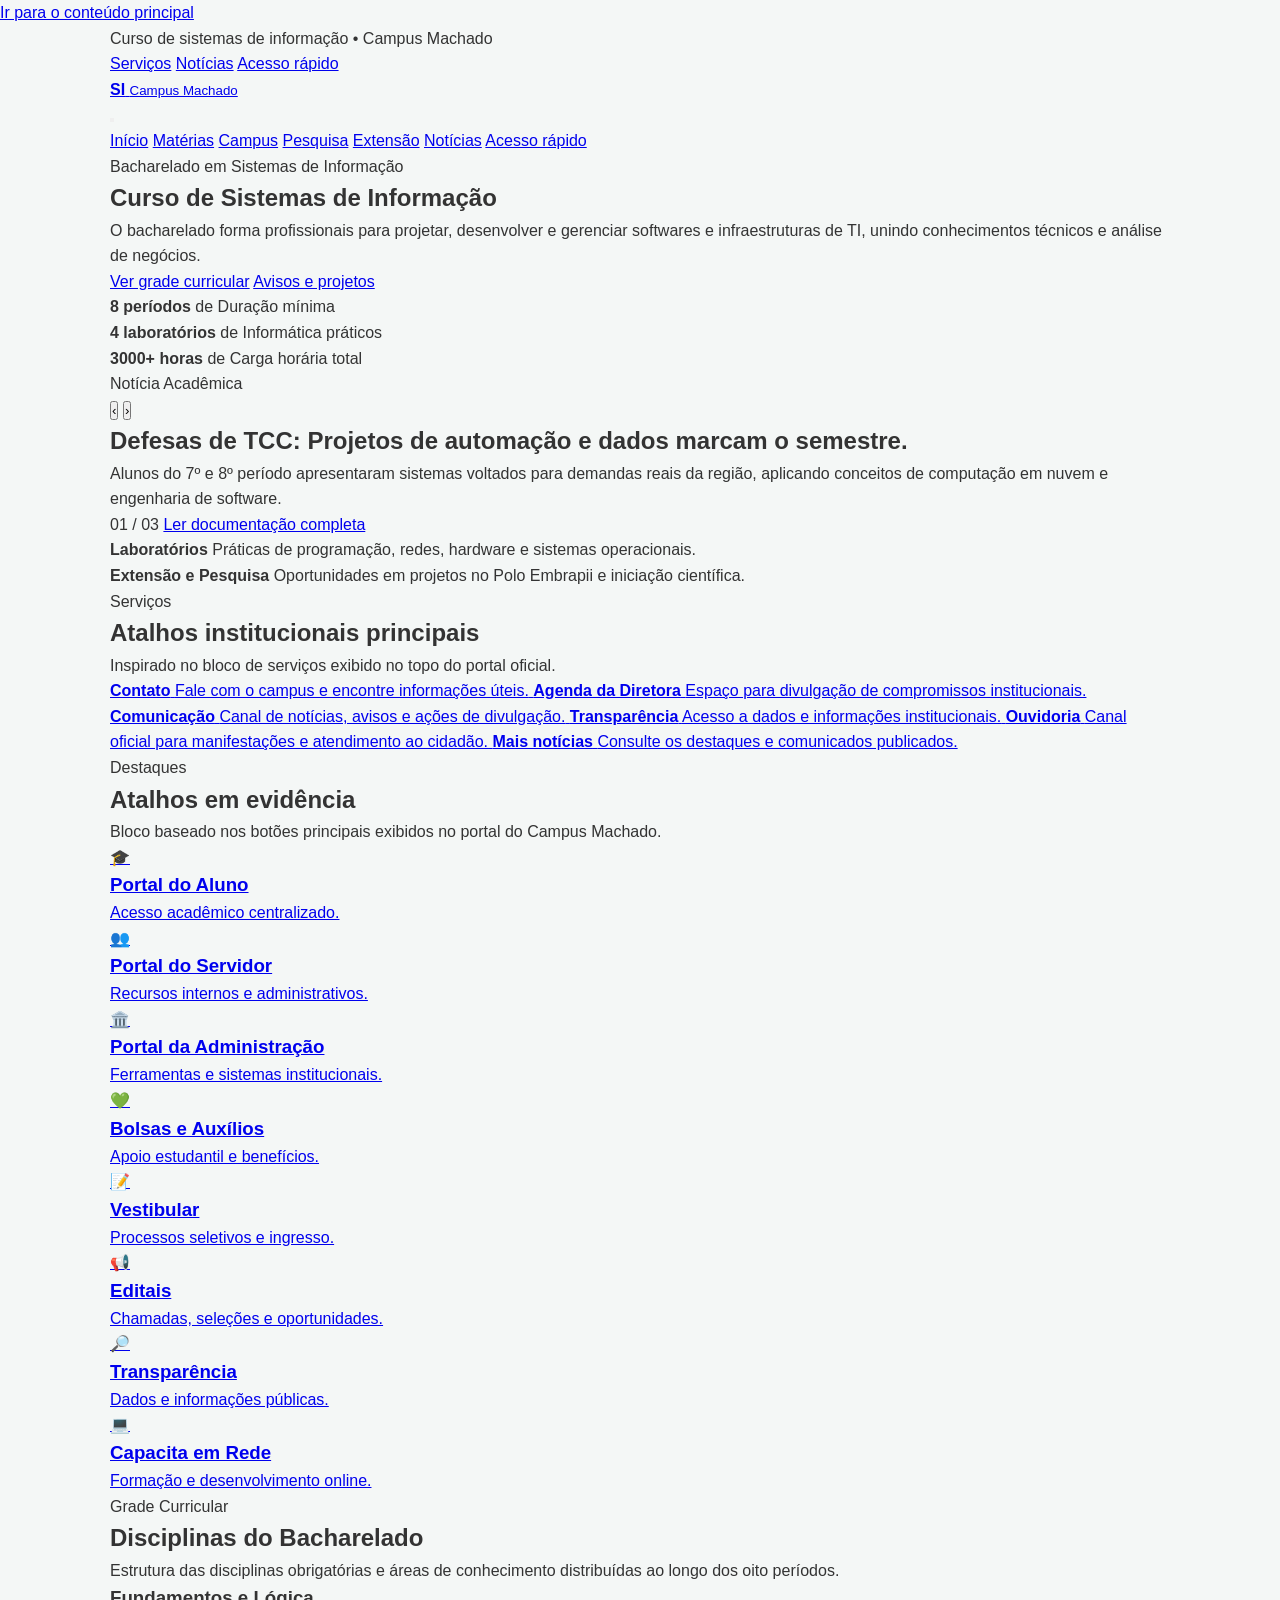
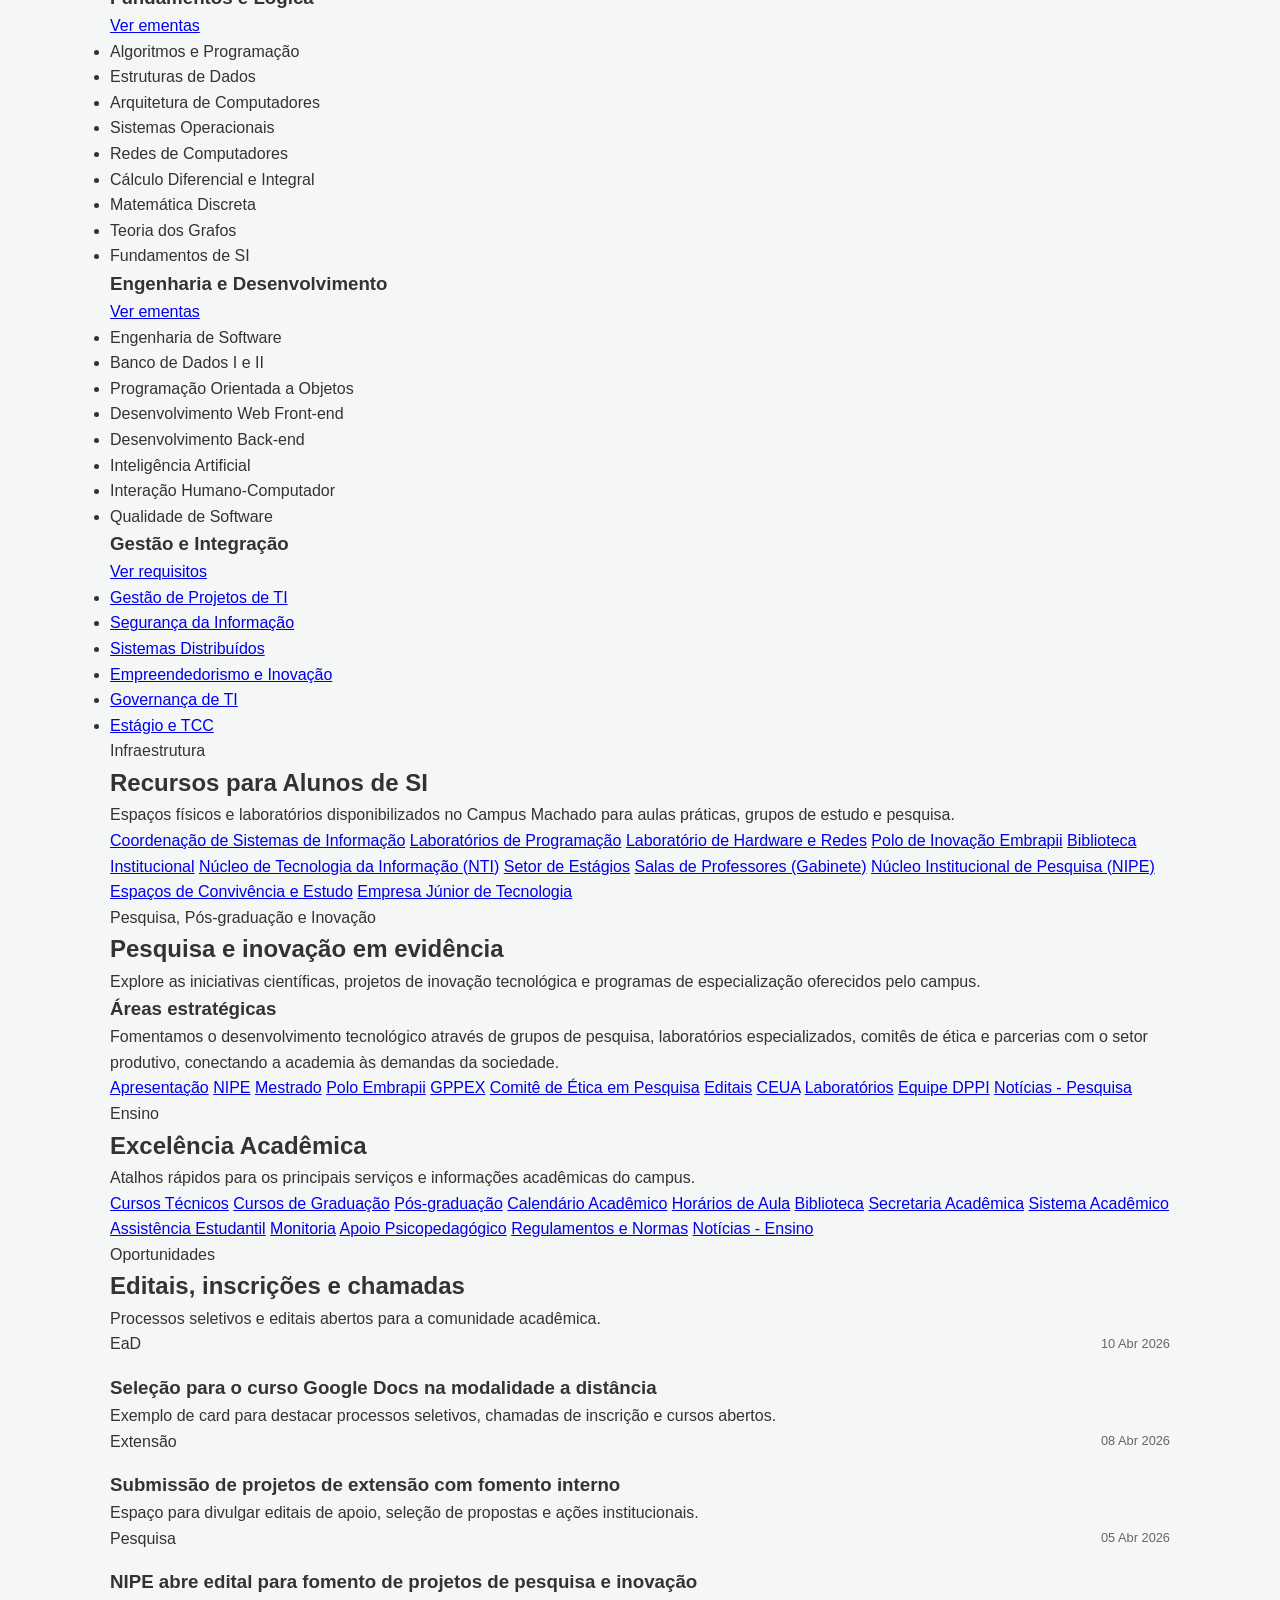
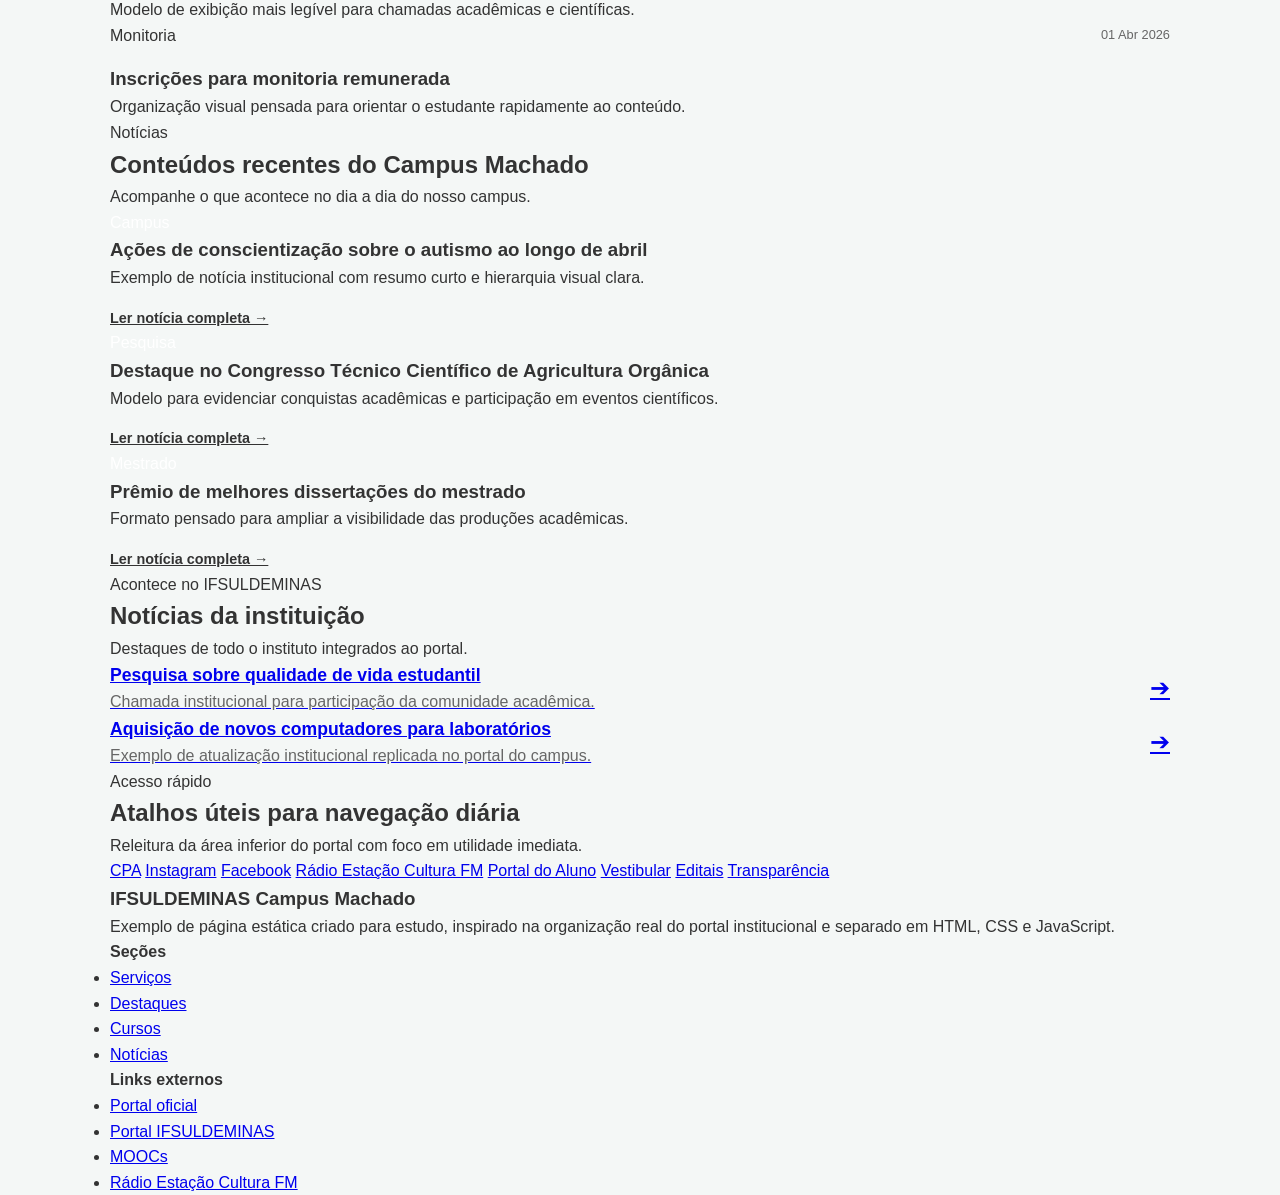
<file: index.html>
<!doctype html>
<html lang="pt-BR">
  <head>
    <meta charset="UTF-8" />
    <meta name="viewport" content="width=device-width, initial-scale=1.0" />
    <title>Sistemas de Informação</title>
    <meta
      name="description"
      content="Exemplo de página estática moderna e responsiva inspirada no portal do IFSULDEMINAS Campus Machado."
    />
    <link rel="preconnect" href="https://fonts.googleapis.com" />
    <link rel="preconnect" href="https://fonts.gstatic.com" crossorigin />
    <link
      href="https://fonts.googleapis.com/css2?family=Inter:wght@400;500;600;700;800&display=swap"
      rel="stylesheet"
    />
    <link rel="stylesheet" href="styles.css" />
  </head>
  <body>
    <a class="skip-link" href="#conteudo">Ir para o conteúdo principal</a>

    <div class="topbar">
      <div class="container topbar-inner">
        <div class="topbar-brand">
          <span class="dot"></span>
          <span>Curso de sistemas de informação • Campus Machado</span>
        </div>
        <div class="topbar-links">
          <a href="#servicos">Serviços</a>
          <a href="#noticias">Notícias</a>
          <a href="#acesso-rapido">Acesso rápido</a>
        </div>
      </div>
    </div>

    <header class="site-header">
      <div class="container header-inner">
        <a
          class="logo"
          href="#inicio"
          aria-label="Página inicial de Sistemas de Informação Campus Machado"
        >
          <div class="logo-mark">
            <span></span><span></span><span></span><span></span><span></span>
          </div>
          <div class="logo-text">
            <strong>SI</strong>
            <small>Campus Machado</small>
          </div>
        </a>

        <button
          class="menu-toggle"
          id="menuToggle"
          aria-label="Abrir menu"
          aria-expanded="false"
        >
          <span></span><span></span><span></span>
        </button>

        <nav class="main-nav" id="mainNav">
          <a href="#inicio">Início</a>
          <a href="#cursos">Matérias</a>
          <a href="#campus">Campus</a>
          <a href="#pesquisa">Pesquisa</a>
          <a href="#extensao">Extensão</a>
          <a href="#noticias">Notícias</a>
          <a class="nav-cta" href="#acesso-rapido">Acesso rápido</a>
        </nav>
      </div>
    </header>

    <main id="conteudo">
      <section class="hero" id="inicio">
        <div class="container hero-grid">
          <div class="hero-copy reveal visible">
            <div class="eyebrow">Bacharelado em Sistemas de Informação</div>
            <h1>Curso de Sistemas de Informação</h1>
            <p>
              O bacharelado forma profissionais para projetar, desenvolver e
              gerenciar softwares e infraestruturas de TI, unindo conhecimentos
              técnicos e análise de negócios.
            </p>

            <div class="hero-actions">
              <a class="btn btn-primary" href="#cursos">Ver grade curricular</a>
              <a class="btn btn-secondary" href="#noticias"
                >Avisos e projetos</a
              >
            </div>

            <div class="hero-stats">
              <div>
                <strong>8 períodos</strong>
                <span>de Duração mínima</span>
              </div>
              <div>
                <strong>4 laboratórios</strong>
                <span>de Informática práticos</span>
              </div>
              <div>
                <strong>3000+ horas</strong>
                <span>de Carga horária total</span>
              </div>
            </div>
          </div>

          <div class="hero-panel reveal">
            <div class="hero-slider card-soft">
              <div class="hero-slider-top">
                <span class="badge badge-green">Notícia Acadêmica</span>
                <div class="slider-controls">
                  <button
                    class="slider-btn"
                    id="prevSlide"
                    aria-label="Slide anterior"
                  >
                    ‹
                  </button>
                  <button
                    class="slider-btn"
                    id="nextSlide"
                    aria-label="Próximo slide"
                  >
                    ›
                  </button>
                </div>
              </div>
              <h2 id="heroTitle">
                Defesas de TCC: Projetos de automação e dados marcam o semestre.
              </h2>
              <p id="heroText">
                Alunos do 7º e 8º período apresentaram sistemas voltados para
                demandas reais da região, aplicando conceitos de computação em
                nuvem e engenharia de software.
              </p>
              <div class="hero-slider-footer">
                <span id="heroCounter">01 / 03</span>
                <a href="#oportunidades">Ler documentação completa</a>
              </div>
            </div>

            <div class="hero-mini-grid">
              <article class="mini-card">
                <strong>Laboratórios</strong>
                <span
                  >Práticas de programação, redes, hardware e sistemas
                  operacionais.</span
                >
              </article>
              <article class="mini-card">
                <strong>Extensão e Pesquisa</strong>
                <span
                  >Oportunidades em projetos no Polo Embrapii e iniciação
                  científica.</span
                >
              </article>
            </div>
          </div>
        </div>
      </section>

      <section class="section" id="servicos">
        <div class="container">
          <div class="section-head reveal">
            <div>
              <span class="section-tag">Serviços</span>
              <h2>Atalhos institucionais principais</h2>
              <p>
                Inspirado no bloco de serviços exibido no topo do portal
                oficial.
              </p>
            </div>
          </div>

          <div class="service-grid">
            <a
              class="service-card reveal"
              href="https://portal.mch.ifsuldeminas.edu.br/contato"
              target="_blank"
              rel="noopener noreferrer"
            >
              <strong>Contato</strong>
              <span>Fale com o campus e encontre informações úteis.</span>
            </a>
            <a class="service-card reveal" href="#">
              <strong>Agenda da Diretora</strong>
              <span
                >Espaço para divulgação de compromissos institucionais.</span
              >
            </a>
            <a class="service-card reveal" href="#">
              <strong>Comunicação</strong>
              <span>Canal de notícias, avisos e ações de divulgação.</span>
            </a>
            <a class="service-card reveal" href="#">
              <strong>Transparência</strong>
              <span>Acesso a dados e informações institucionais.</span>
            </a>
            <a
              class="service-card reveal"
              href="https://www.ifsuldeminas.edu.br/ouvidoria"
              target="_blank"
              rel="noopener noreferrer"
            >
              <strong>Ouvidoria</strong>
              <span
                >Canal oficial para manifestações e atendimento ao
                cidadão.</span
              >
            </a>
            <a class="service-card reveal" href="#noticias">
              <strong>Mais notícias</strong>
              <span>Consulte os destaques e comunicados publicados.</span>
            </a>
          </div>
        </div>
      </section>

      <section class="section alt" id="destaques">
        <div class="container">
          <div class="section-head reveal">
            <div>
              <span class="section-tag">Destaques</span>
              <h2>Atalhos em evidência</h2>
              <p>
                Bloco baseado nos botões principais exibidos no portal do Campus
                Machado.
              </p>
            </div>
          </div>

          <div class="highlight-grid">
            <a class="highlight-card reveal" href="#">
              <div class="icon-circle">🎓</div>
              <h3>Portal do Aluno</h3>
              <p>Acesso acadêmico centralizado.</p>
            </a>
            <a class="highlight-card reveal" href="#">
              <div class="icon-circle">👥</div>
              <h3>Portal do Servidor</h3>
              <p>Recursos internos e administrativos.</p>
            </a>
            <a class="highlight-card reveal" href="#">
              <div class="icon-circle">🏛️</div>
              <h3>Portal da Administração</h3>
              <p>Ferramentas e sistemas institucionais.</p>
            </a>
            <a class="highlight-card reveal" href="#">
              <div class="icon-circle">💚</div>
              <h3>Bolsas e Auxílios</h3>
              <p>Apoio estudantil e benefícios.</p>
            </a>
            <a class="highlight-card reveal" href="#">
              <div class="icon-circle">📝</div>
              <h3>Vestibular</h3>
              <p>Processos seletivos e ingresso.</p>
            </a>
            <a class="highlight-card reveal" href="#">
              <div class="icon-circle">📢</div>
              <h3>Editais</h3>
              <p>Chamadas, seleções e oportunidades.</p>
            </a>
            <a class="highlight-card reveal" href="#">
              <div class="icon-circle">🔎</div>
              <h3>Transparência</h3>
              <p>Dados e informações públicas.</p>
            </a>
            <a class="highlight-card reveal" href="#">
              <div class="icon-circle">💻</div>
              <h3>Capacita em Rede</h3>
              <p>Formação e desenvolvimento online.</p>
            </a>
          </div>
        </div>
      </section>

      <section class="section" id="cursos">
        <div class="container">
          <div class="section-head reveal">
            <div>
              <span class="section-tag">Grade Curricular</span>
              <h2>Disciplinas do Bacharelado</h2>
              <p>
                Estrutura das disciplinas obrigatórias e áreas de conhecimento
                distribuídas ao longo dos oito períodos.
              </p>
            </div>
          </div>

          <div class="course-columns">
            <article class="course-block reveal">
              <div class="course-head">
                <h3>Fundamentos e Lógica</h3>
                <a
                  href="https://portal.mch.ifsuldeminas.edu.br/tecnicos"
                  target="_blank"
                  rel="noopener noreferrer"
                  >Ver ementas</a
                >
              </div>
              <ul>
                <li>Algoritmos e Programação</li>
                <li>Estruturas de Dados</li>
                <li>Arquitetura de Computadores</li>
                <li>Sistemas Operacionais</li>
                <li>Redes de Computadores</li>
                <li>Cálculo Diferencial e Integral</li>
                <li>Matemática Discreta</li>
                <li>Teoria dos Grafos</li>
                <li>Fundamentos de SI</li>
              </ul>
            </article>

            <article class="course-block reveal">
              <div class="course-head">
                <h3>Engenharia e Desenvolvimento</h3>
                <a
                  href="https://portal.mch.ifsuldeminas.edu.br/superiores"
                  target="_blank"
                  rel="noopener noreferrer"
                  >Ver ementas</a
                >
              </div>
              <ul>
                <li>Engenharia de Software</li>
                <li>Banco de Dados I e II</li>
                <li>Programação Orientada a Objetos</li>
                <li>Desenvolvimento Web Front-end</li>
                <li>Desenvolvimento Back-end</li>
                <li>Inteligência Artificial</li>
                <li>Interação Humano-Computador</li>
                <li>Qualidade de Software</li>
              </ul>
            </article>

            <article class="course-block reveal compact">
              <div class="course-head">
                <h3>Gestão e Integração</h3>
                <a href="#acesso-rapido">Ver requisitos</a>
              </div>
              <ul>
                <li>
                  <a
                    href="https://portal.mch.ifsuldeminas.edu.br/pos-graduacao-lato-sensu"
                    target="_blank"
                    rel="noopener noreferrer"
                    >Gestão de Projetos de TI</a
                  >
                </li>
                <li>
                  <a
                    href="https://portal.mch.ifsuldeminas.edu.br/mestrado-em-alimentos"
                    target="_blank"
                    rel="noopener noreferrer"
                    >Segurança da Informação</a
                  >
                </li>
                <li><a href="#">Sistemas Distribuídos</a></li>
                <li>
                  <a
                    href="https://portal.mch.ifsuldeminas.edu.br/cursos-ead"
                    target="_blank"
                    rel="noopener noreferrer"
                    >Empreendedorismo e Inovação</a
                  >
                </li>
                <li>
                  <a
                    href="https://mooc.mch.ifsuldeminas.edu.br"
                    target="_blank"
                    rel="noopener noreferrer"
                    >Governança de TI</a
                  >
                </li>
                <li><a href="#">Estágio e TCC</a></li>
              </ul>
            </article>
          </div>
        </div>
      </section>

      <section class="section alt" id="campus">
        <div class="container">
          <div class="section-head reveal">
            <div>
              <span class="section-tag">Infraestrutura</span>
              <h2>Recursos para Alunos de SI</h2>
              <p>
                Espaços físicos e laboratórios disponibilizados no Campus
                Machado para aulas práticas, grupos de estudo e pesquisa.
              </p>
            </div>
          </div>

          <div class="link-card-grid">
            <a class="link-card reveal" href="#"
              >Coordenação de Sistemas de Informação</a
            >
            <a class="link-card reveal" href="#">Laboratórios de Programação</a>
            <a class="link-card reveal" href="#"
              >Laboratório de Hardware e Redes</a
            >
            <a class="link-card reveal" href="#">Polo de Inovação Embrapii</a>
            <a class="link-card reveal" href="#">Biblioteca Institucional</a>
            <a class="link-card reveal" href="#"
              >Núcleo de Tecnologia da Informação (NTI)</a
            >
            <a class="link-card reveal" href="#">Setor de Estágios</a>
            <a class="link-card reveal" href="#"
              >Salas de Professores (Gabinete)</a
            >
            <a class="link-card reveal" href="#"
              >Núcleo Institucional de Pesquisa (NIPE)</a
            >
            <a class="link-card reveal" href="#"
              >Espaços de Convivência e Estudo</a
            >
            <a
              class="link-card reveal"
              href="https://estacaocultura.radio.br"
              target="_blank"
              rel="noopener noreferrer"
              >Empresa Júnior de Tecnologia</a
            >
          </div>
        </div>
      </section>

      <section class="section" id="pesquisa">
        <div class="container">
          <div class="section-head reveal">
            <div>
              <span class="section-tag"
                >Pesquisa, Pós-graduação e Inovação</span
              >
              <h2>Pesquisa e inovação em evidência</h2>
              <p>
                Explore as iniciativas científicas, projetos de inovação
                tecnológica e programas de especialização oferecidos pelo
                campus.
              </p>
            </div>
          </div>

          <div class="feature-layout">
            <article class="feature-panel reveal">
              <h3>Áreas estratégicas</h3>
              <p>
                Fomentamos o desenvolvimento tecnológico através de grupos de
                pesquisa, laboratórios especializados, comitês de ética e
                parcerias com o setor produtivo, conectando a academia às
                demandas da sociedade.
              </p>
            </article>
            <div class="link-card-grid small-gap">
              <a class="link-card reveal" href="#">Apresentação</a>
              <a class="link-card reveal" href="#">NIPE</a>
              <a class="link-card reveal" href="#">Mestrado</a>
              <a
                class="link-card reveal"
                href="https://portal.ifsuldeminas.edu.br"
                target="_blank"
                rel="noopener noreferrer"
                aria-label="Acessar o site do Polo Embrapii (abre em nova guia)"
                >Polo Embrapii</a
              >
              <a
                class="link-card reveal"
                href="https://gppex.ifsuldeminas.edu.br"
                target="_blank"
                rel="noopener noreferrer"
                aria-label="Acessar o sistema GPPEX (abre em nova guia)"
                >GPPEX</a
              >
              <a class="link-card reveal" href="#"
                >Comitê de Ética em Pesquisa</a
              >
              <a class="link-card reveal" href="#">Editais</a>
              <a class="link-card reveal" href="#">CEUA</a>
              <a class="link-card reveal" href="#">Laboratórios</a>
              <a class="link-card reveal" href="#">Equipe DPPI</a>
              <a class="link-card reveal" href="#">Notícias - Pesquisa</a>
            </div>
          </div>
        </div>
      </section>

      <section class="section alt" id="extensao">
        <div class="container">
          <div class="section-head reveal">
            <div>
              <span class="section-tag">Ensino</span>
              <h2>Excelência Acadêmica</h2>
              <p>
                Atalhos rápidos para os principais serviços e informações
                acadêmicas do campus.
              </p>
            </div>
          </div>

          <div class="link-card-grid">
            <a class="link-card reveal" href="#">Cursos Técnicos</a>
            <a class="link-card reveal" href="#">Cursos de Graduação</a>
            <a class="link-card reveal" href="#">Pós-graduação</a>
            <a class="link-card reveal" href="#">Calendário Acadêmico</a>
            <a class="link-card reveal" href="#">Horários de Aula</a>
            <a class="link-card reveal" href="#">Biblioteca</a>
            <a class="link-card reveal" href="#">Secretaria Acadêmica</a>
            <a class="link-card reveal" href="#">Sistema Acadêmico</a>
            <a class="link-card reveal" href="#">Assistência Estudantil</a>
            <a class="link-card reveal" href="#">Monitoria</a>
            <a class="link-card reveal" href="#">Apoio Psicopedagógico</a>
            <a class="link-card reveal" href="#">Regulamentos e Normas</a>
            <a class="link-card reveal" href="#">Notícias - Ensino</a>
          </div>
        </div>
      </section>

      <section class="section" id="oportunidades">
        <div class="container">
          <div class="section-head reveal">
            <div>
              <span class="section-tag">Oportunidades</span>
              <h2>Editais, inscrições e chamadas</h2>
              <p>
                Processos seletivos e editais abertos para a comunidade
                acadêmica.
              </p>
            </div>
          </div>

          <div class="news-grid two-columns">
            <a
              href="#"
              class="news-card reveal"
              style="text-decoration: none; color: inherit; display: block"
            >
              <div
                style="
                  display: flex;
                  justify-content: space-between;
                  align-items: center;
                  margin-bottom: 1rem;
                "
              >
                <span class="badge">EaD</span>
                <time
                  datetime="2026-04-10"
                  style="font-size: 0.8rem; color: #666"
                  >10 Abr 2026</time
                >
              </div>
              <h3>
                Seleção para o curso Google Docs na modalidade a distância
              </h3>
              <p>
                Exemplo de card para destacar processos seletivos, chamadas de
                inscrição e cursos abertos.
              </p>
            </a>

            <a
              href="#"
              class="news-card reveal"
              style="text-decoration: none; color: inherit; display: block"
            >
              <div
                style="
                  display: flex;
                  justify-content: space-between;
                  align-items: center;
                  margin-bottom: 1rem;
                "
              >
                <span class="badge">Extensão</span>
                <time
                  datetime="2026-04-08"
                  style="font-size: 0.8rem; color: #666"
                  >08 Abr 2026</time
                >
              </div>
              <h3>Submissão de projetos de extensão com fomento interno</h3>
              <p>
                Espaço para divulgar editais de apoio, seleção de propostas e
                ações institucionais.
              </p>
            </a>

            <a
              href="#"
              class="news-card reveal"
              style="text-decoration: none; color: inherit; display: block"
            >
              <div
                style="
                  display: flex;
                  justify-content: space-between;
                  align-items: center;
                  margin-bottom: 1rem;
                "
              >
                <span class="badge">Pesquisa</span>
                <time
                  datetime="2026-04-05"
                  style="font-size: 0.8rem; color: #666"
                  >05 Abr 2026</time
                >
              </div>
              <h3>
                NIPE abre edital para fomento de projetos de pesquisa e inovação
              </h3>
              <p>
                Modelo de exibição mais legível para chamadas acadêmicas e
                científicas.
              </p>
            </a>

            <a
              href="#"
              class="news-card reveal"
              style="text-decoration: none; color: inherit; display: block"
            >
              <div
                style="
                  display: flex;
                  justify-content: space-between;
                  align-items: center;
                  margin-bottom: 1rem;
                "
              >
                <span class="badge">Monitoria</span>
                <time
                  datetime="2026-04-01"
                  style="font-size: 0.8rem; color: #666"
                  >01 Abr 2026</time
                >
              </div>
              <h3>Inscrições para monitoria remunerada</h3>
              <p>
                Organização visual pensada para orientar o estudante rapidamente
                ao conteúdo.
              </p>
            </a>
          </div>
        </div>
      </section>

      <section class="section alt" id="noticias">
        <div class="container">
          <div class="section-head reveal">
            <div>
              <span class="section-tag">Notícias</span>
              <h2>Conteúdos recentes do Campus Machado</h2>
              <p>Acompanhe o que acontece no dia a dia do nosso campus.</p>
            </div>
          </div>

          <div class="news-grid">
            <article class="news-card reveal">
              <span
                class="badge"
                style="background: var(--primary-color); color: white"
                >Campus</span
              >
              <h3>
                Ações de conscientização sobre o autismo ao longo de abril
              </h3>
              <p>
                Exemplo de notícia institucional com resumo curto e hierarquia
                visual clara.
              </p>
              <a
                href="#"
                style="
                  display: inline-block;
                  margin-top: 1rem;
                  font-weight: 600;
                  font-size: 0.9rem;
                  color: var(--primary-color);
                "
                >Ler notícia completa →</a
              >
            </article>

            <article class="news-card reveal">
              <span
                class="badge"
                style="background: var(--primary-color); color: white"
                >Pesquisa</span
              >
              <h3>
                Destaque no Congresso Técnico Científico de Agricultura Orgânica
              </h3>
              <p>
                Modelo para evidenciar conquistas acadêmicas e participação em
                eventos científicos.
              </p>
              <a
                href="#"
                style="
                  display: inline-block;
                  margin-top: 1rem;
                  font-weight: 600;
                  font-size: 0.9rem;
                  color: var(--primary-color);
                "
                >Ler notícia completa →</a
              >
            </article>

            <article class="news-card reveal">
              <span
                class="badge"
                style="background: var(--primary-color); color: white"
                >Mestrado</span
              >
              <h3>Prêmio de melhores dissertações do mestrado</h3>
              <p>
                Formato pensado para ampliar a visibilidade das produções
                acadêmicas.
              </p>
              <a
                href="#"
                style="
                  display: inline-block;
                  margin-top: 1rem;
                  font-weight: 600;
                  font-size: 0.9rem;
                  color: var(--primary-color);
                "
                >Ler notícia completa →</a
              >
            </article>
          </div>
        </div>
      </section>

      <section class="section" id="acontece">
        <div class="container">
          <div class="section-head reveal">
            <div>
              <span class="section-tag">Acontece no IFSULDEMINAS</span>
              <h2>Notícias da instituição</h2>
              <p>Destaques de todo o instituto integrados ao portal.</p>
            </div>
          </div>

          <div class="institutional-list">
            <a
              class="institutional-item reveal"
              href="https://portal.ifsuldeminas.edu.br"
              target="_blank"
              rel="noopener noreferrer"
              style="
                display: flex;
                justify-content: space-between;
                align-items: center;
              "
            >
              <div>
                <strong style="display: block; font-size: 1.1rem"
                  >Pesquisa sobre qualidade de vida estudantil</strong
                >
                <span style="color: #666"
                  >Chamada institucional para participação da comunidade
                  acadêmica.</span
                >
              </div>
              <span
                style="
                  font-size: 1.5rem;
                  color: var(--primary-color);
                  margin-left: 1rem;
                "
                >➔</span
              >
            </a>

            <a
              class="institutional-item reveal"
              href="https://portal.ifsuldeminas.edu.br"
              target="_blank"
              rel="noopener noreferrer"
              style="
                display: flex;
                justify-content: space-between;
                align-items: center;
              "
            >
              <div>
                <strong style="display: block; font-size: 1.1rem"
                  >Aquisição de novos computadores para laboratórios</strong
                >
                <span style="color: #666"
                  >Exemplo de atualização institucional replicada no portal do
                  campus.</span
                >
              </div>
              <span
                style="
                  font-size: 1.5rem;
                  color: var(--primary-color);
                  margin-left: 1rem;
                "
                >➔</span
              >
            </a>
          </div>
        </div>
      </section>

      <section class="section alt" id="acesso-rapido">
        <div class="container">
          <div class="section-head reveal">
            <div>
              <span class="section-tag">Acesso rápido</span>
              <h2>Atalhos úteis para navegação diária</h2>
              <p>
                Releitura da área inferior do portal com foco em utilidade
                imediata.
              </p>
            </div>
          </div>

          <div class="quick-grid">
            <a class="quick-card reveal" href="#">CPA</a>
            <a
              class="quick-card reveal"
              href="https://www.instagram.com"
              target="_blank"
              rel="noopener noreferrer"
              >Instagram</a
            >
            <a
              class="quick-card reveal"
              href="https://www.facebook.com"
              target="_blank"
              rel="noopener noreferrer"
              >Facebook</a
            >
            <a
              class="quick-card reveal"
              href="https://estacaocultura.radio.br"
              target="_blank"
              rel="noopener noreferrer"
              >Rádio Estação Cultura FM</a
            >
            <a class="quick-card reveal" href="#">Portal do Aluno</a>
            <a class="quick-card reveal" href="#">Vestibular</a>
            <a class="quick-card reveal" href="#">Editais</a>
            <a class="quick-card reveal" href="#">Transparência</a>
          </div>
        </div>
      </section>
    </main>

    <footer class="site-footer">
      <div class="container footer-grid">
        <div class="footer-brand">
          <h3>IFSULDEMINAS Campus Machado</h3>
          <p>
            Exemplo de página estática criado para estudo, inspirado na
            organização real do portal institucional e separado em HTML, CSS e
            JavaScript.
          </p>
        </div>

        <div>
          <h4>Seções</h4>
          <ul>
            <li><a href="#servicos">Serviços</a></li>
            <li><a href="#destaques">Destaques</a></li>
            <li><a href="#cursos">Cursos</a></li>
            <li><a href="#noticias">Notícias</a></li>
          </ul>
        </div>

        <div>
          <h4>Links externos</h4>
          <ul>
            <li>
              <a
                href="https://portal.mch.ifsuldeminas.edu.br/"
                target="_blank"
                rel="noopener noreferrer"
                >Portal oficial</a
              >
            </li>
            <li>
              <a
                href="https://portal.ifsuldeminas.edu.br"
                target="_blank"
                rel="noopener noreferrer"
                >Portal IFSULDEMINAS</a
              >
            </li>
            <li>
              <a
                href="https://mooc.mch.ifsuldeminas.edu.br"
                target="_blank"
                rel="noopener noreferrer"
                >MOOCs</a
              >
            </li>
            <li>
              <a
                href="https://estacaocultura.radio.br"
                target="_blank"
                rel="noopener noreferrer"
                >Rádio Estação Cultura FM</a
              >
            </li>
          </ul>
        </div>
      </div>
    </footer>

    <script src="script.js"></script>
  </body>
</html>
</file>
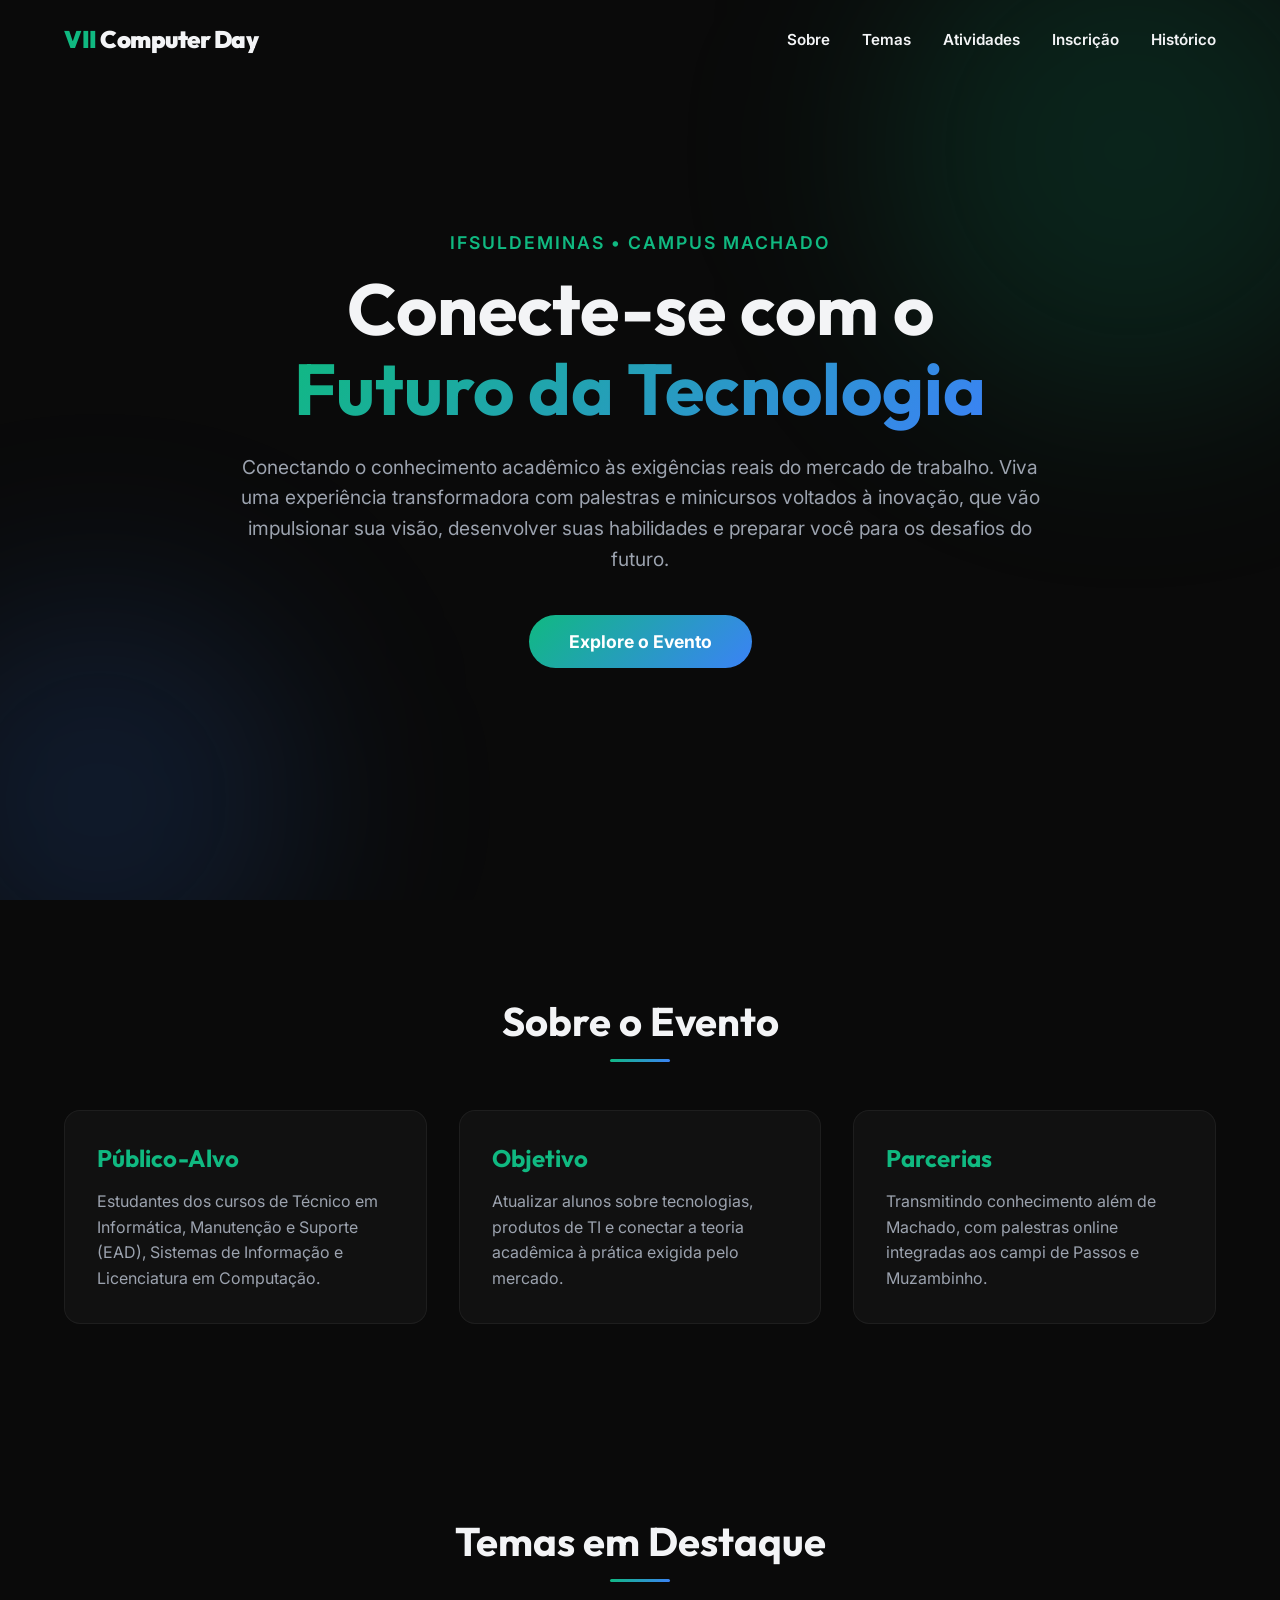
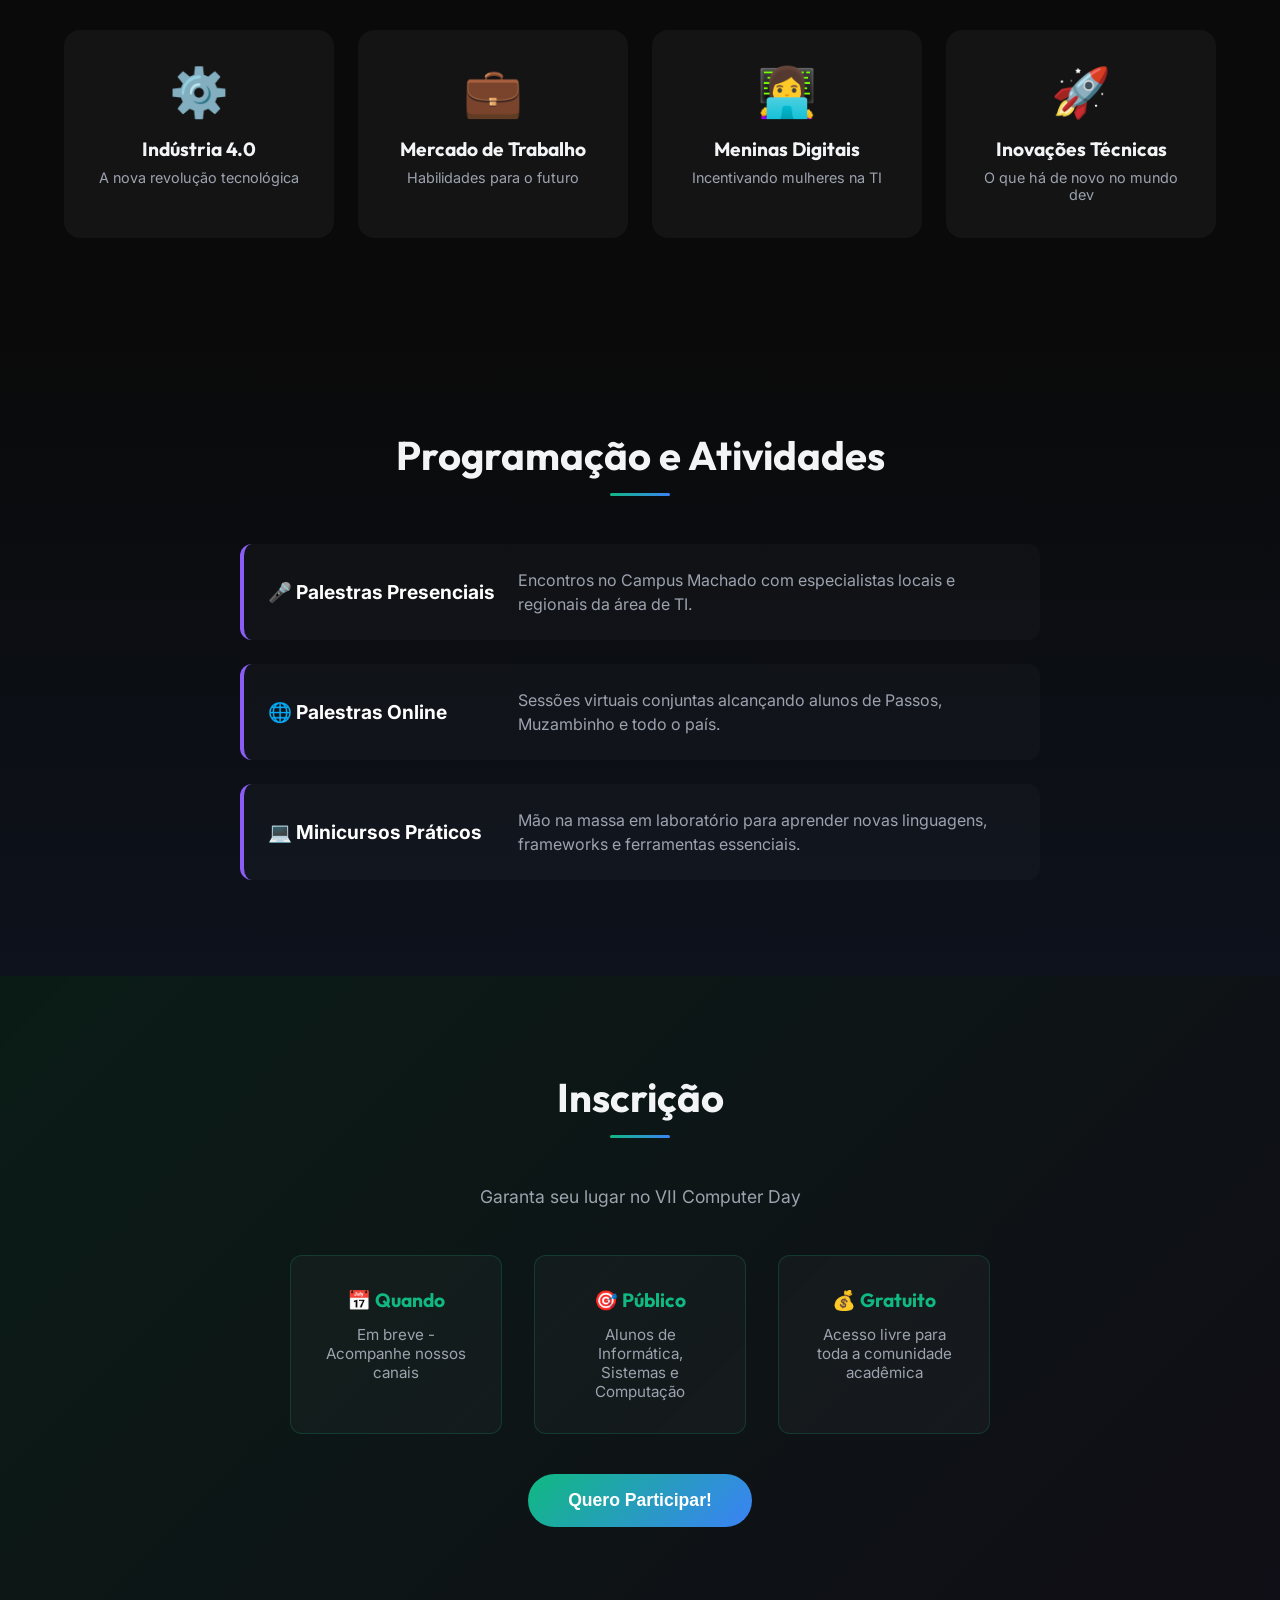
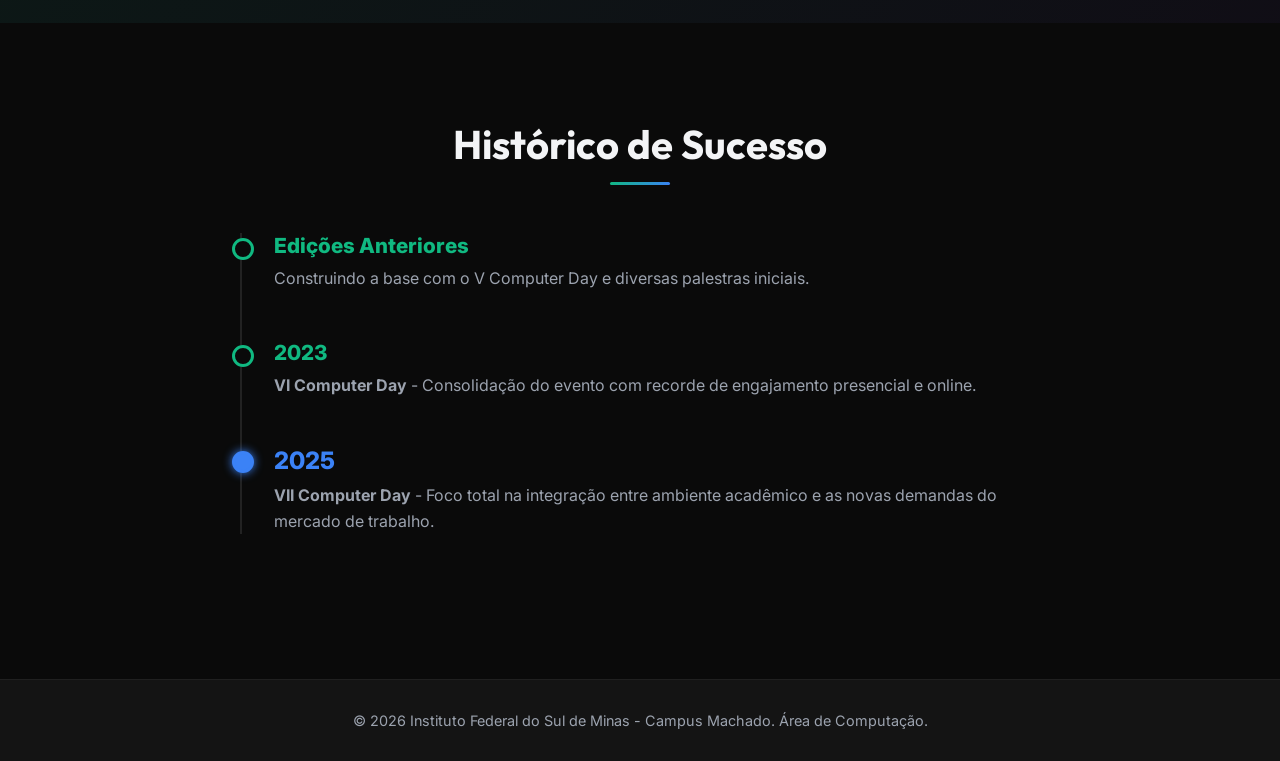
<file: computer-day/index.html>
<!DOCTYPE html>
<html lang="pt-BR">
<head>
    <meta charset="UTF-8">
    <meta name="viewport" content="width=device-width, initial-scale=1.0">
    <title>VII Computer Day | IFSULDEMINAS - Campus Machado</title>
    <meta name="description" content="O VII Computer Day do IFSULDEMINAS - Campus Machado é o principal evento de tecnologia integrando alunos e o mercado de trabalho.">
    
    <link rel="preconnect" href="https://fonts.googleapis.com">
    <link rel="preconnect" href="https://fonts.gstatic.com" crossorigin>
    <link href="https://fonts.googleapis.com/css2?family=Inter:wght@300;400;600;800&family=Outfit:wght@400;700;900&display=swap" rel="stylesheet">
    
    <link rel="stylesheet" href="style.css">
</head>
<body>
    <header class="navbar">
        <div class="logo">
            <span class="highlight">VII</span> Computer Day
        </div>
        <nav>
            <ul class="nav-links">
                <li><a href="#sobre">Sobre</a></li>
                <li><a href="#temas">Temas</a></li>
                <li><a href="#atividades">Atividades</a></li>
                <li><a href="#inscricao">Inscrição</a></li>
                <li><a href="#historico">Histórico</a></li>
            </ul>
        </nav>
    </header>

    <main>
        <section id="hero" class="hero">
            <div class="hero-content">
                <p class="subtitle">IFSULDEMINAS • Campus Machado</p>
                <h1 class="title">Conecte-se com o <br><span class="gradient-text">Futuro da Tecnologia</span></h1>
                <p class="description">
                    Conectando o conhecimento acadêmico às exigências reais do mercado de trabalho. Viva uma experiência transformadora com palestras e minicursos voltados à inovação, que vão impulsionar sua visão, desenvolver suas habilidades e preparar você para os desafios do futuro.
                </p>
                <a href="#sobre" class="cta-button">Explore o Evento</a>
            </div>
            <div class="hero-bg-shapes">
                <div class="shape shape-1"></div>
                <div class="shape shape-2"></div>
            </div>
        </section>

        <section id="sobre" class="section reveal">
            <h2 class="section-title">Sobre o Evento</h2>
            <div class="about-grid">
                <div class="about-card">
                    <h3>Público-Alvo</h3>
                    <p>Estudantes dos cursos de Técnico em Informática, Manutenção e Suporte (EAD), Sistemas de Informação e Licenciatura em Computação.</p>
                </div>
                <div class="about-card">
                    <h3>Objetivo</h3>
                    <p>Atualizar alunos sobre tecnologias, produtos de TI e conectar a teoria acadêmica à prática exigida pelo mercado.</p>
                </div>
                <div class="about-card">
                    <h3>Parcerias</h3>
                    <p>Transmitindo conhecimento além de Machado, com palestras online integradas aos campi de Passos e Muzambinho.</p>
                </div>
            </div>
        </section>

        <section id="temas" class="section reveal">
            <h2 class="section-title">Temas em Destaque</h2>
            <div class="topics-container">
                <div class="topic-item">
                    <div class="topic-icon">⚙️</div>
                    <h4>Indústria 4.0</h4>
                    <p>A nova revolução tecnológica</p>
                </div>
                <div class="topic-item">
                    <div class="topic-icon">💼</div>
                    <h4>Mercado de Trabalho</h4>
                    <p>Habilidades para o futuro</p>
                </div>
                <div class="topic-item">
                    <div class="topic-icon">👩‍💻</div>
                    <h4>Meninas Digitais</h4>
                    <p>Incentivando mulheres na TI</p>
                </div>
                <div class="topic-item">
                    <div class="topic-icon">🚀</div>
                    <h4>Inovações Técnicas</h4>
                    <p>O que há de novo no mundo dev</p>
                </div>
            </div>
        </section>

        <section id="atividades" class="section interactive-bg reveal">
            <div class="activities-content">
                <h2 class="section-title">Programação e Atividades</h2>
                <div class="activities-list">
                    <div class="activity-row">
                        <div class="activity-type">🎤 Palestras Presenciais</div>
                        <div class="activity-desc">Encontros no Campus Machado com especialistas locais e regionais da área de TI.</div>
                    </div>
                    <div class="activity-row">
                        <div class="activity-type">🌐 Palestras Online</div>
                        <div class="activity-desc">Sessões virtuais conjuntas alcançando alunos de Passos, Muzambinho e todo o país.</div>
                    </div>
                    <div class="activity-row">
                        <div class="activity-type">💻 Minicursos Práticos</div>
                        <div class="activity-desc">Mão na massa em laboratório para aprender novas linguagens, frameworks e ferramentas essenciais.</div>
                    </div>
                </div>
            </div>
        </section>

        <section id="inscricao" class="section inscricao-bg reveal">
            <div class="inscricao-content">
                <h2 class="section-title">Inscrição</h2>
                <p class="inscricao-subtitle">Garanta seu lugar no VII Computer Day</p>
                <div class="inscricao-info">
                    <div class="info-card">
                        <h4>📅 Quando</h4>
                        <p>Em breve - Acompanhe nossos canais</p>
                    </div>
                    <div class="info-card">
                        <h4>🎯 Público</h4>
                        <p>Alunos de Informática, Sistemas e Computação</p>
                    </div>
                    <div class="info-card">
                        <h4>💰 Gratuito</h4>
                        <p>Acesso livre para toda a comunidade acadêmica</p>
                    </div>
                </div>
                <button class="cta-button inscricao-btn">Quero Participar!</button>
            </div>
        </section>

        <section id="historico" class="section reveal">
            <h2 class="section-title">Histórico de Sucesso</h2>
            <div class="timeline">
                <div class="timeline-item">
                    <div class="year">Edições Anteriores</div>
                    <p>Construindo a base com o V Computer Day e diversas palestras iniciais.</p>
                </div>
                <div class="timeline-item">
                    <div class="year">2023</div>
                    <p><strong>VI Computer Day</strong> - Consolidação do evento com recorde de engajamento presencial e online.</p>
                </div>
                <div class="timeline-item highlight-item">
                    <div class="year">2025</div>
                    <p><strong>VII Computer Day</strong> - Foco total na integração entre ambiente acadêmico e as novas demandas do mercado de trabalho.</p>
                </div>
            </div>
        </section>
    </main>

    <footer>
        <p>&copy; 2026 Instituto Federal do Sul de Minas - Campus Machado. Área de Computação.</p>
    </footer>

    <script src="script.js"></script>
</body>
</html>
</file>
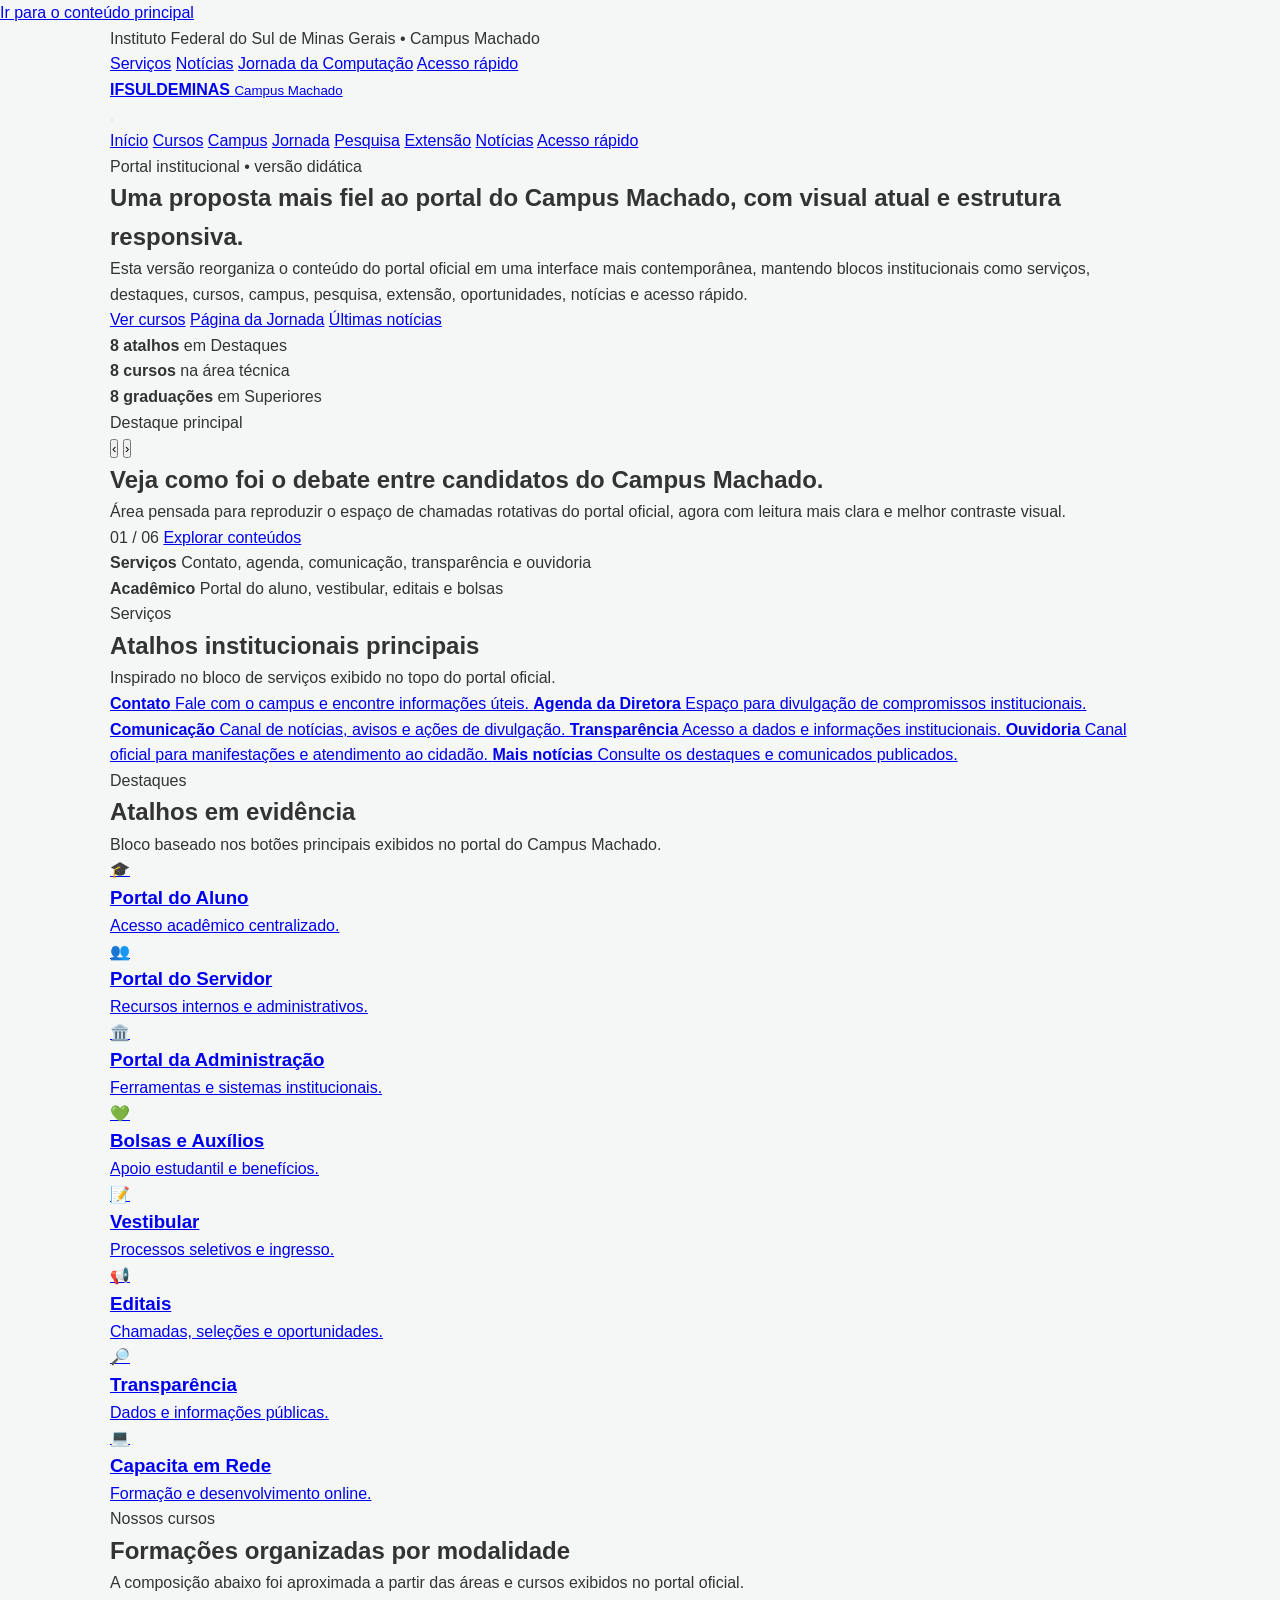
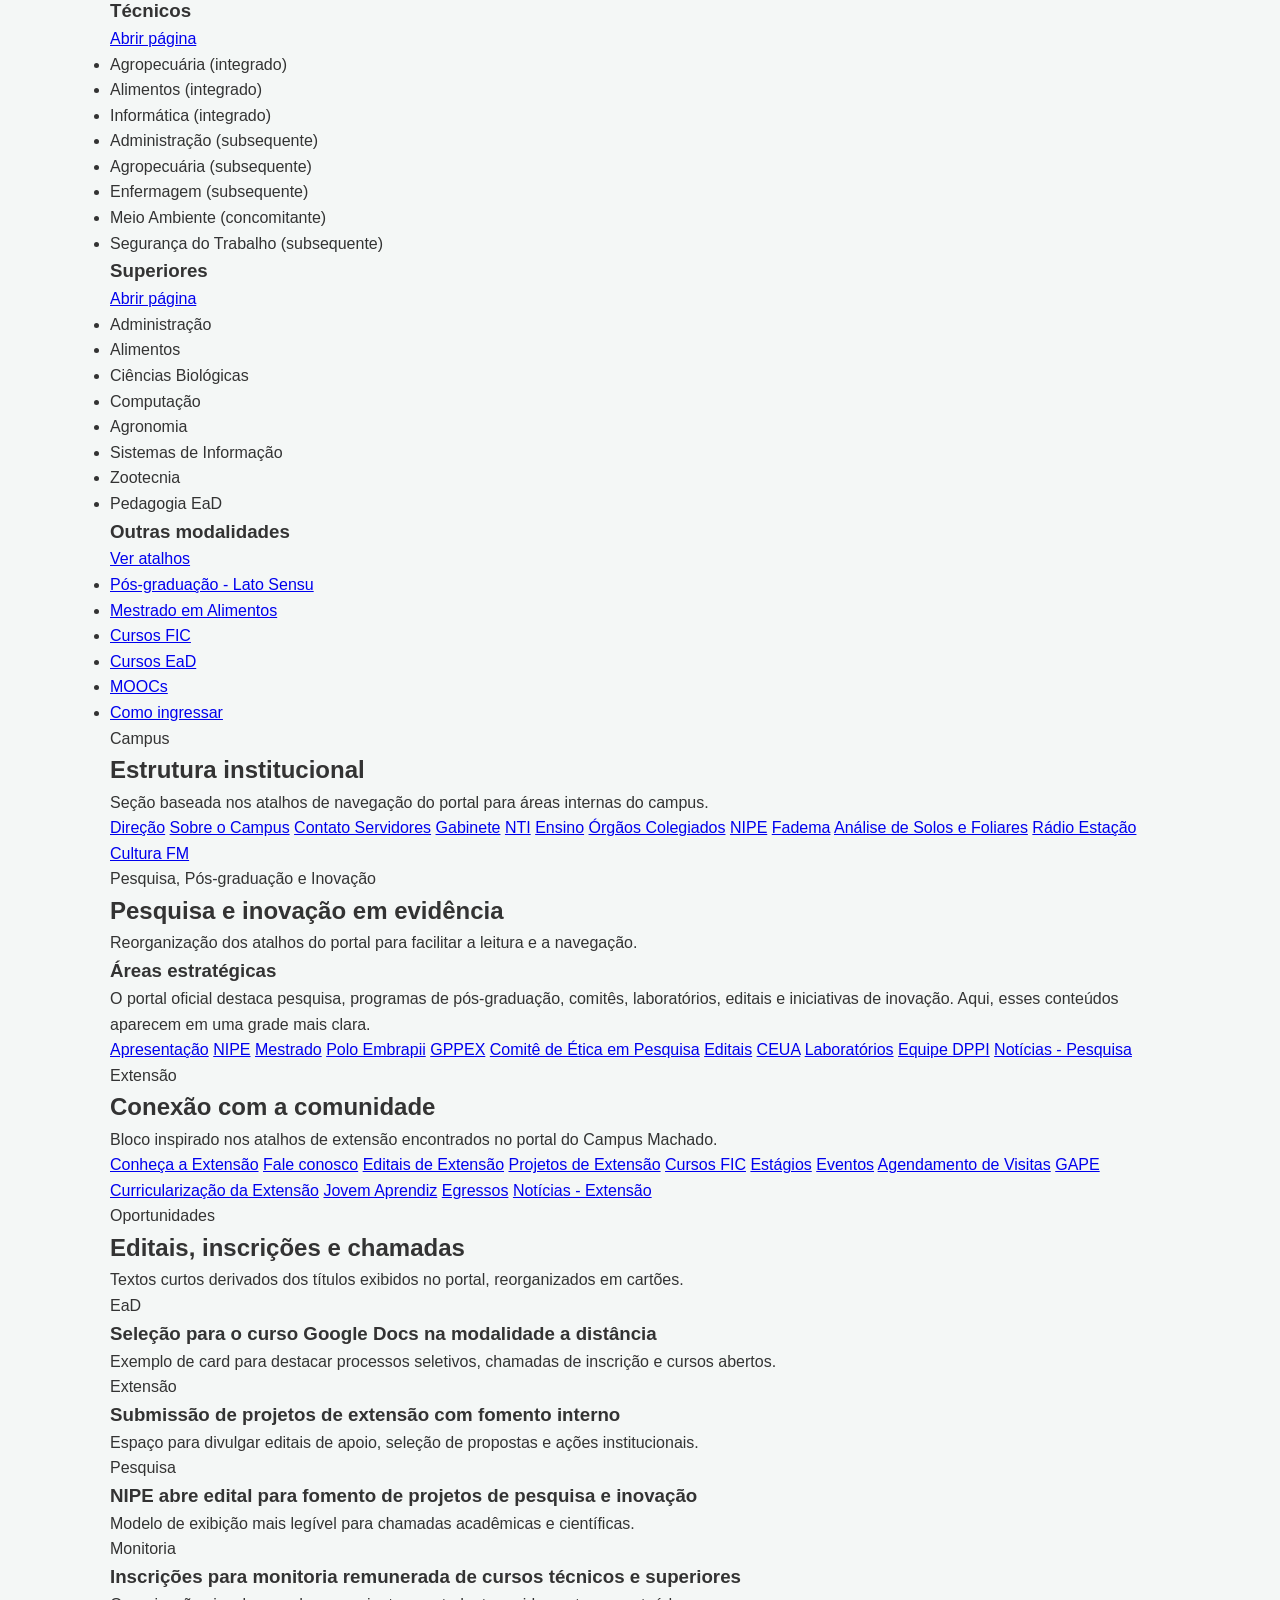
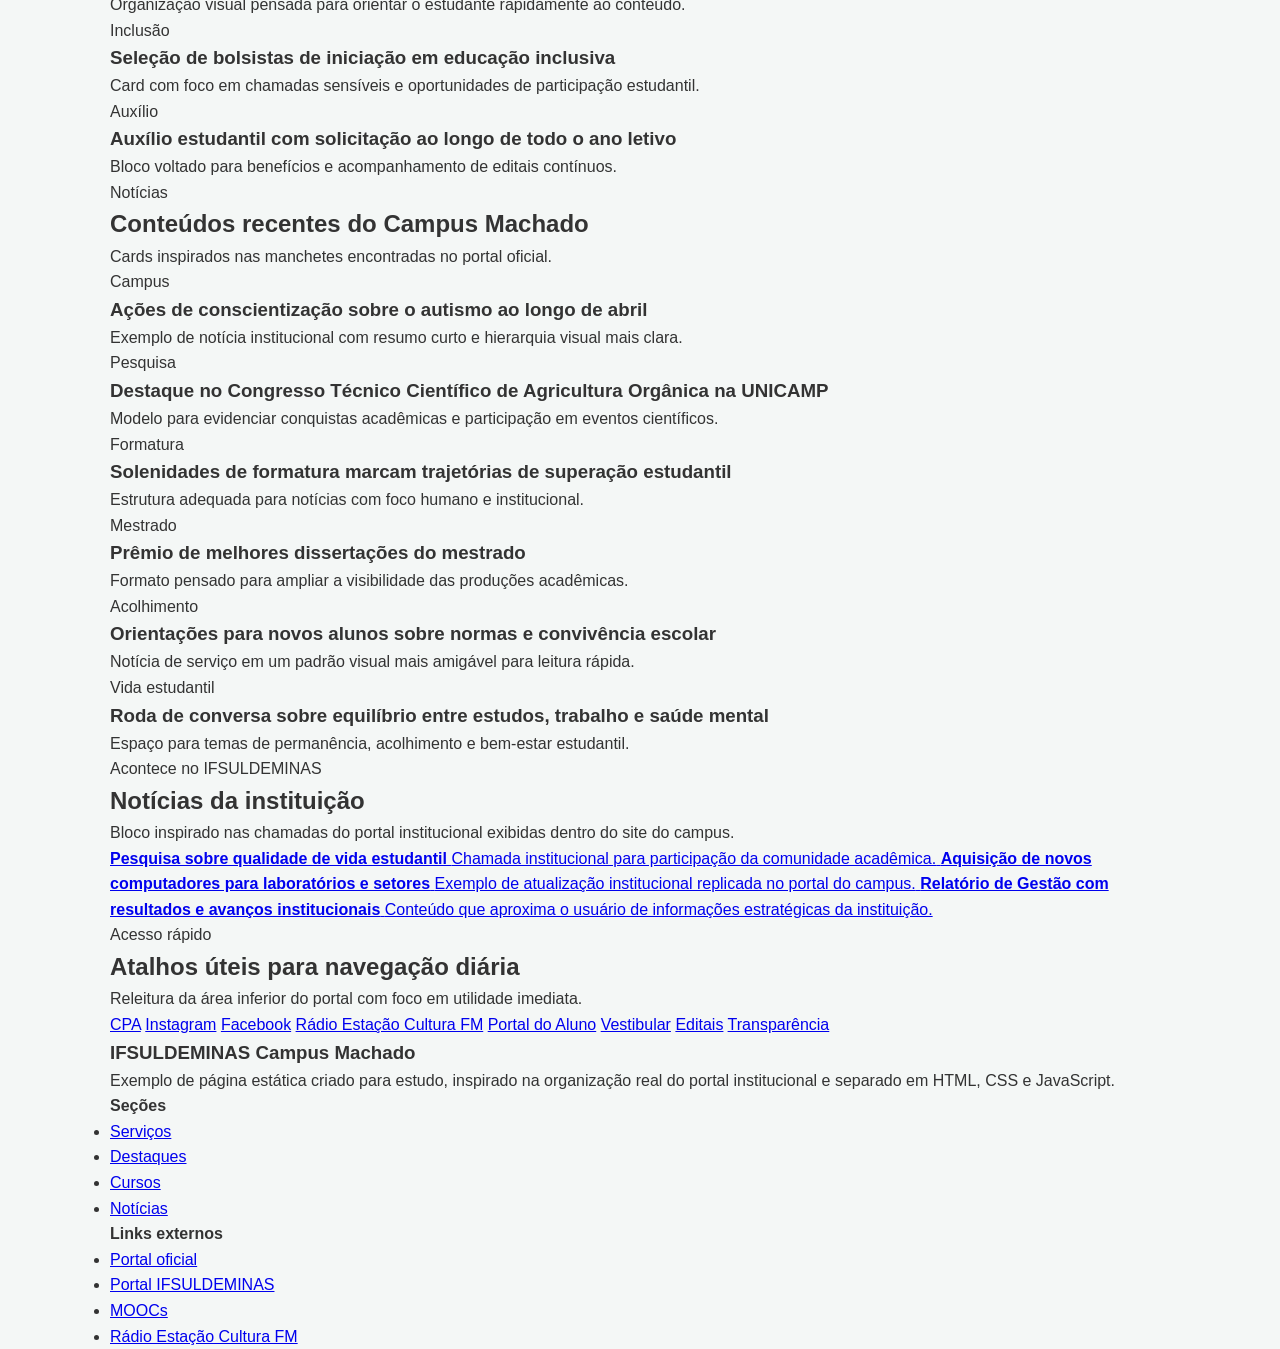
<file: index.html.html>
<!DOCTYPE html>
<html lang="pt-BR">
<head>
  <meta charset="UTF-8" />
  <meta name="viewport" content="width=device-width, initial-scale=1.0" />
  <title>IFSULDEMINAS Campus Machado</title>
  <meta name="description" content="Exemplo de página estática moderna e responsiva inspirada no portal do IFSULDEMINAS Campus Machado." />
  <link rel="preconnect" href="https://fonts.googleapis.com" />
  <link rel="preconnect" href="https://fonts.gstatic.com" crossorigin />
  <link href="https://fonts.googleapis.com/css2?family=Inter:wght@400;500;600;700;800&display=swap" rel="stylesheet" />
  <link rel="stylesheet" href="styles.css" />
</head>
<body>
  <a class="skip-link" href="#conteudo">Ir para o conteúdo principal</a>

  <div class="topbar">
    <div class="container topbar-inner">
      <div class="topbar-brand">
        <span class="dot"></span>
        <span>Instituto Federal do Sul de Minas Gerais • Campus Machado</span>
      </div>
      <div class="topbar-links">
        <a href="#servicos">Serviços</a>
        <a href="#noticias">Notícias</a>
        <a href="jornada.html">Jornada da Computação</a>
        <a href="#acesso-rapido">Acesso rápido</a>
      </div>
    </div>
  </div>

  <header class="site-header">
    <div class="container header-inner">
      <a class="logo" href="#inicio" aria-label="Página inicial do IFSULDEMINAS Campus Machado">
        <div class="logo-mark">
          <span></span><span></span><span></span><span></span><span></span>
        </div>
        <div class="logo-text">
          <strong>IFSULDEMINAS</strong>
          <small>Campus Machado</small>
        </div>
      </a>

      <button class="menu-toggle" id="menuToggle" aria-label="Abrir menu" aria-expanded="false">
        <span></span><span></span><span></span>
      </button>

      <nav class="main-nav" id="mainNav">
        <a href="#inicio">Início</a>
        <a href="#cursos">Cursos</a>
        <a href="#campus">Campus</a>
        <a href="jornada.html">Jornada</a>
        <a href="#pesquisa">Pesquisa</a>
        <a href="#extensao">Extensão</a>
        <a href="#noticias">Notícias</a>
        <a class="nav-cta" href="#acesso-rapido">Acesso rápido</a>
      </nav>
    </div>
  </header>

  <main id="conteudo">
    <section class="hero" id="inicio">
      <div class="container hero-grid">
        <div class="hero-copy reveal visible">
          <div class="eyebrow">Portal institucional • versão didática</div>
          <h1>Uma proposta mais fiel ao portal do Campus Machado, com visual atual e estrutura responsiva.</h1>
          <p>
            Esta versão reorganiza o conteúdo do portal oficial em uma interface mais contemporânea,
            mantendo blocos institucionais como serviços, destaques, cursos, campus, pesquisa,
            extensão, oportunidades, notícias e acesso rápido.
          </p>

          <div class="hero-actions">
            <a class="btn btn-primary" href="#cursos">Ver cursos</a>
            <a class="btn btn-secondary" href="jornada.html">Página da Jornada</a>
            <a class="btn btn-secondary" href="#noticias">Últimas notícias</a>
          </div>

          <div class="hero-stats">
            <div>
              <strong>8 atalhos</strong>
              <span>em Destaques</span>
            </div>
            <div>
              <strong>8 cursos</strong>
              <span>na área técnica</span>
            </div>
            <div>
              <strong>8 graduações</strong>
              <span>em Superiores</span>
            </div>
          </div>
        </div>

        <div class="hero-panel reveal">
          <div class="hero-slider card-soft">
            <div class="hero-slider-top">
              <span class="badge badge-green">Destaque principal</span>
              <div class="slider-controls">
                <button class="slider-btn" id="prevSlide" aria-label="Slide anterior">‹</button>
                <button class="slider-btn" id="nextSlide" aria-label="Próximo slide">›</button>
              </div>
            </div>
            <h2 id="heroTitle">Veja como foi o debate entre candidatos do Campus Machado.</h2>
            <p id="heroText">
              Área pensada para reproduzir o espaço de chamadas rotativas do portal oficial,
              agora com leitura mais clara e melhor contraste visual.
            </p>
            <div class="hero-slider-footer">
              <span id="heroCounter">01 / 06</span>
              <a href="#oportunidades">Explorar conteúdos</a>
            </div>
          </div>

          <div class="hero-mini-grid">
            <article class="mini-card">
              <strong>Serviços</strong>
              <span>Contato, agenda, comunicação, transparência e ouvidoria</span>
            </article>
            <article class="mini-card">
              <strong>Acadêmico</strong>
              <span>Portal do aluno, vestibular, editais e bolsas</span>
            </article>
          </div>
        </div>
      </div>
    </section>

    <section class="section" id="servicos">
      <div class="container">
        <div class="section-head reveal">
          <div>
            <span class="section-tag">Serviços</span>
            <h2>Atalhos institucionais principais</h2>
            <p>Inspirado no bloco de serviços exibido no topo do portal oficial.</p>
          </div>
        </div>

        <div class="service-grid">
          <a class="service-card reveal" href="https://portal.mch.ifsuldeminas.edu.br/contato" target="_blank" rel="noopener noreferrer">
            <strong>Contato</strong>
            <span>Fale com o campus e encontre informações úteis.</span>
          </a>
          <a class="service-card reveal" href="#">
            <strong>Agenda da Diretora</strong>
            <span>Espaço para divulgação de compromissos institucionais.</span>
          </a>
          <a class="service-card reveal" href="#">
            <strong>Comunicação</strong>
            <span>Canal de notícias, avisos e ações de divulgação.</span>
          </a>
          <a class="service-card reveal" href="#">
            <strong>Transparência</strong>
            <span>Acesso a dados e informações institucionais.</span>
          </a>
          <a class="service-card reveal" href="https://www.ifsuldeminas.edu.br/ouvidoria" target="_blank" rel="noopener noreferrer">
            <strong>Ouvidoria</strong>
            <span>Canal oficial para manifestações e atendimento ao cidadão.</span>
          </a>
          <a class="service-card reveal" href="#noticias">
            <strong>Mais notícias</strong>
            <span>Consulte os destaques e comunicados publicados.</span>
          </a>
        </div>
      </div>
    </section>

    <section class="section alt" id="destaques">
      <div class="container">
        <div class="section-head reveal">
          <div>
            <span class="section-tag">Destaques</span>
            <h2>Atalhos em evidência</h2>
            <p>Bloco baseado nos botões principais exibidos no portal do Campus Machado.</p>
          </div>
        </div>

        <div class="highlight-grid">
          <a class="highlight-card reveal" href="#">
            <div class="icon-circle">🎓</div>
            <h3>Portal do Aluno</h3>
            <p>Acesso acadêmico centralizado.</p>
          </a>
          <a class="highlight-card reveal" href="#">
            <div class="icon-circle">👥</div>
            <h3>Portal do Servidor</h3>
            <p>Recursos internos e administrativos.</p>
          </a>
          <a class="highlight-card reveal" href="#">
            <div class="icon-circle">🏛️</div>
            <h3>Portal da Administração</h3>
            <p>Ferramentas e sistemas institucionais.</p>
          </a>
          <a class="highlight-card reveal" href="#">
            <div class="icon-circle">💚</div>
            <h3>Bolsas e Auxílios</h3>
            <p>Apoio estudantil e benefícios.</p>
          </a>
          <a class="highlight-card reveal" href="#">
            <div class="icon-circle">📝</div>
            <h3>Vestibular</h3>
            <p>Processos seletivos e ingresso.</p>
          </a>
          <a class="highlight-card reveal" href="#">
            <div class="icon-circle">📢</div>
            <h3>Editais</h3>
            <p>Chamadas, seleções e oportunidades.</p>
          </a>
          <a class="highlight-card reveal" href="#">
            <div class="icon-circle">🔎</div>
            <h3>Transparência</h3>
            <p>Dados e informações públicas.</p>
          </a>
          <a class="highlight-card reveal" href="#">
            <div class="icon-circle">💻</div>
            <h3>Capacita em Rede</h3>
            <p>Formação e desenvolvimento online.</p>
          </a>
        </div>
      </div>
    </section>

    <section class="section" id="cursos">
      <div class="container">
        <div class="section-head reveal">
          <div>
            <span class="section-tag">Nossos cursos</span>
            <h2>Formações organizadas por modalidade</h2>
            <p>A composição abaixo foi aproximada a partir das áreas e cursos exibidos no portal oficial.</p>
          </div>
        </div>

        <div class="course-columns">
          <article class="course-block reveal">
            <div class="course-head">
              <h3>Técnicos</h3>
              <a href="https://portal.mch.ifsuldeminas.edu.br/tecnicos" target="_blank" rel="noopener noreferrer">Abrir página</a>
            </div>
            <ul>
              <li>Agropecuária (integrado)</li>
              <li>Alimentos (integrado)</li>
              <li>Informática (integrado)</li>
              <li>Administração (subsequente)</li>
              <li>Agropecuária (subsequente)</li>
              <li>Enfermagem (subsequente)</li>
              <li>Meio Ambiente (concomitante)</li>
              <li>Segurança do Trabalho (subsequente)</li>
            </ul>
          </article>

          <article class="course-block reveal">
            <div class="course-head">
              <h3>Superiores</h3>
              <a href="https://portal.mch.ifsuldeminas.edu.br/superiores" target="_blank" rel="noopener noreferrer">Abrir página</a>
            </div>
            <ul>
              <li>Administração</li>
              <li>Alimentos</li>
              <li>Ciências Biológicas</li>
              <li>Computação</li>
              <li>Agronomia</li>
              <li>Sistemas de Informação</li>
              <li>Zootecnia</li>
              <li>Pedagogia EaD</li>
            </ul>
          </article>

          <article class="course-block reveal compact">
            <div class="course-head">
              <h3>Outras modalidades</h3>
              <a href="#acesso-rapido">Ver atalhos</a>
            </div>
            <ul>
              <li><a href="https://portal.mch.ifsuldeminas.edu.br/pos-graduacao-lato-sensu" target="_blank" rel="noopener noreferrer">Pós-graduação - Lato Sensu</a></li>
              <li><a href="https://portal.mch.ifsuldeminas.edu.br/mestrado-em-alimentos" target="_blank" rel="noopener noreferrer">Mestrado em Alimentos</a></li>
              <li><a href="#">Cursos FIC</a></li>
              <li><a href="https://portal.mch.ifsuldeminas.edu.br/cursos-ead" target="_blank" rel="noopener noreferrer">Cursos EaD</a></li>
              <li><a href="https://mooc.mch.ifsuldeminas.edu.br" target="_blank" rel="noopener noreferrer">MOOCs</a></li>
              <li><a href="#">Como ingressar</a></li>
            </ul>
          </article>
        </div>
      </div>
    </section>

    <section class="section alt" id="campus">
      <div class="container">
        <div class="section-head reveal">
          <div>
            <span class="section-tag">Campus</span>
            <h2>Estrutura institucional</h2>
            <p>Seção baseada nos atalhos de navegação do portal para áreas internas do campus.</p>
          </div>
        </div>

        <div class="link-card-grid">
          <a class="link-card reveal" href="#">Direção</a>
          <a class="link-card reveal" href="#">Sobre o Campus</a>
          <a class="link-card reveal" href="#">Contato Servidores</a>
          <a class="link-card reveal" href="#">Gabinete</a>
          <a class="link-card reveal" href="#">NTI</a>
          <a class="link-card reveal" href="#">Ensino</a>
          <a class="link-card reveal" href="#">Órgãos Colegiados</a>
          <a class="link-card reveal" href="#">NIPE</a>
          <a class="link-card reveal" href="#">Fadema</a>
          <a class="link-card reveal" href="#">Análise de Solos e Foliares</a>
          <a class="link-card reveal" href="https://estacaocultura.radio.br" target="_blank" rel="noopener noreferrer">Rádio Estação Cultura FM</a>
        </div>
      </div>
    </section>

    <section class="section" id="pesquisa">
      <div class="container">
        <div class="section-head reveal">
          <div>
            <span class="section-tag">Pesquisa, Pós-graduação e Inovação</span>
            <h2>Pesquisa e inovação em evidência</h2>
            <p>Reorganização dos atalhos do portal para facilitar a leitura e a navegação.</p>
          </div>
        </div>

        <div class="feature-layout">
          <article class="feature-panel reveal">
            <h3>Áreas estratégicas</h3>
            <p>
              O portal oficial destaca pesquisa, programas de pós-graduação, comitês, laboratórios,
              editais e iniciativas de inovação. Aqui, esses conteúdos aparecem em uma grade mais clara.
            </p>
          </article>
          <div class="link-card-grid small-gap">
            <a class="link-card reveal" href="#">Apresentação</a>
            <a class="link-card reveal" href="#">NIPE</a>
            <a class="link-card reveal" href="#">Mestrado</a>
            <a class="link-card reveal" href="https://portal.ifsuldeminas.edu.br" target="_blank" rel="noopener noreferrer">Polo Embrapii</a>
            <a class="link-card reveal" href="https://gppex.ifsuldeminas.edu.br" target="_blank" rel="noopener noreferrer">GPPEX</a>
            <a class="link-card reveal" href="#">Comitê de Ética em Pesquisa</a>
            <a class="link-card reveal" href="#">Editais</a>
            <a class="link-card reveal" href="#">CEUA</a>
            <a class="link-card reveal" href="#">Laboratórios</a>
            <a class="link-card reveal" href="#">Equipe DPPI</a>
            <a class="link-card reveal" href="#">Notícias - Pesquisa</a>
          </div>
        </div>
      </div>
    </section>

    <section class="section alt" id="extensao">
      <div class="container">
        <div class="section-head reveal">
          <div>
            <span class="section-tag">Extensão</span>
            <h2>Conexão com a comunidade</h2>
            <p>Bloco inspirado nos atalhos de extensão encontrados no portal do Campus Machado.</p>
          </div>
        </div>

        <div class="link-card-grid">
          <a class="link-card reveal" href="#">Conheça a Extensão</a>
          <a class="link-card reveal" href="#">Fale conosco</a>
          <a class="link-card reveal" href="#">Editais de Extensão</a>
          <a class="link-card reveal" href="#">Projetos de Extensão</a>
          <a class="link-card reveal" href="#">Cursos FIC</a>
          <a class="link-card reveal" href="#">Estágios</a>
          <a class="link-card reveal" href="#">Eventos</a>
          <a class="link-card reveal" href="#">Agendamento de Visitas</a>
          <a class="link-card reveal" href="#">GAPE</a>
          <a class="link-card reveal" href="#">Curricularização da Extensão</a>
          <a class="link-card reveal" href="#">Jovem Aprendiz</a>
          <a class="link-card reveal" href="#">Egressos</a>
          <a class="link-card reveal" href="#">Notícias - Extensão</a>
        </div>
      </div>
    </section>

    <section class="section" id="oportunidades">
      <div class="container">
        <div class="section-head reveal">
          <div>
            <span class="section-tag">Oportunidades</span>
            <h2>Editais, inscrições e chamadas</h2>
            <p>Textos curtos derivados dos títulos exibidos no portal, reorganizados em cartões.</p>
          </div>
        </div>

        <div class="news-grid two-columns">
          <article class="news-card reveal">
            <span class="badge">EaD</span>
            <h3>Seleção para o curso Google Docs na modalidade a distância</h3>
            <p>Exemplo de card para destacar processos seletivos, chamadas de inscrição e cursos abertos.</p>
          </article>
          <article class="news-card reveal">
            <span class="badge">Extensão</span>
            <h3>Submissão de projetos de extensão com fomento interno</h3>
            <p>Espaço para divulgar editais de apoio, seleção de propostas e ações institucionais.</p>
          </article>
          <article class="news-card reveal">
            <span class="badge">Pesquisa</span>
            <h3>NIPE abre edital para fomento de projetos de pesquisa e inovação</h3>
            <p>Modelo de exibição mais legível para chamadas acadêmicas e científicas.</p>
          </article>
          <article class="news-card reveal">
            <span class="badge">Monitoria</span>
            <h3>Inscrições para monitoria remunerada de cursos técnicos e superiores</h3>
            <p>Organização visual pensada para orientar o estudante rapidamente ao conteúdo.</p>
          </article>
          <article class="news-card reveal">
            <span class="badge">Inclusão</span>
            <h3>Seleção de bolsistas de iniciação em educação inclusiva</h3>
            <p>Card com foco em chamadas sensíveis e oportunidades de participação estudantil.</p>
          </article>
          <article class="news-card reveal">
            <span class="badge">Auxílio</span>
            <h3>Auxílio estudantil com solicitação ao longo de todo o ano letivo</h3>
            <p>Bloco voltado para benefícios e acompanhamento de editais contínuos.</p>
          </article>
        </div>
      </div>
    </section>

    <section class="section alt" id="noticias">
      <div class="container">
        <div class="section-head reveal">
          <div>
            <span class="section-tag">Notícias</span>
            <h2>Conteúdos recentes do Campus Machado</h2>
            <p>Cards inspirados nas manchetes encontradas no portal oficial.</p>
          </div>
        </div>

        <div class="news-grid">
          <article class="news-card reveal">
            <span class="badge">Campus</span>
            <h3>Ações de conscientização sobre o autismo ao longo de abril</h3>
            <p>Exemplo de notícia institucional com resumo curto e hierarquia visual mais clara.</p>
          </article>
          <article class="news-card reveal">
            <span class="badge">Pesquisa</span>
            <h3>Destaque no Congresso Técnico Científico de Agricultura Orgânica na UNICAMP</h3>
            <p>Modelo para evidenciar conquistas acadêmicas e participação em eventos científicos.</p>
          </article>
          <article class="news-card reveal">
            <span class="badge">Formatura</span>
            <h3>Solenidades de formatura marcam trajetórias de superação estudantil</h3>
            <p>Estrutura adequada para notícias com foco humano e institucional.</p>
          </article>
          <article class="news-card reveal">
            <span class="badge">Mestrado</span>
            <h3>Prêmio de melhores dissertações do mestrado</h3>
            <p>Formato pensado para ampliar a visibilidade das produções acadêmicas.</p>
          </article>
          <article class="news-card reveal">
            <span class="badge">Acolhimento</span>
            <h3>Orientações para novos alunos sobre normas e convivência escolar</h3>
            <p>Notícia de serviço em um padrão visual mais amigável para leitura rápida.</p>
          </article>
          <article class="news-card reveal">
            <span class="badge">Vida estudantil</span>
            <h3>Roda de conversa sobre equilíbrio entre estudos, trabalho e saúde mental</h3>
            <p>Espaço para temas de permanência, acolhimento e bem-estar estudantil.</p>
          </article>
        </div>
      </div>
    </section>

    <section class="section" id="acontece">
      <div class="container">
        <div class="section-head reveal">
          <div>
            <span class="section-tag">Acontece no IFSULDEMINAS</span>
            <h2>Notícias da instituição</h2>
            <p>Bloco inspirado nas chamadas do portal institucional exibidas dentro do site do campus.</p>
          </div>
        </div>

        <div class="institutional-list">
          <a class="institutional-item reveal" href="https://portal.ifsuldeminas.edu.br" target="_blank" rel="noopener noreferrer">
            <strong>Pesquisa sobre qualidade de vida estudantil</strong>
            <span>Chamada institucional para participação da comunidade acadêmica.</span>
          </a>
          <a class="institutional-item reveal" href="https://portal.ifsuldeminas.edu.br" target="_blank" rel="noopener noreferrer">
            <strong>Aquisição de novos computadores para laboratórios e setores</strong>
            <span>Exemplo de atualização institucional replicada no portal do campus.</span>
          </a>
          <a class="institutional-item reveal" href="https://portal.ifsuldeminas.edu.br" target="_blank" rel="noopener noreferrer">
            <strong>Relatório de Gestão com resultados e avanços institucionais</strong>
            <span>Conteúdo que aproxima o usuário de informações estratégicas da instituição.</span>
          </a>
        </div>
      </div>
    </section>

    <section class="section alt" id="acesso-rapido">
      <div class="container">
        <div class="section-head reveal">
          <div>
            <span class="section-tag">Acesso rápido</span>
            <h2>Atalhos úteis para navegação diária</h2>
            <p>Releitura da área inferior do portal com foco em utilidade imediata.</p>
          </div>
        </div>

        <div class="quick-grid">
          <a class="quick-card reveal" href="#">CPA</a>
          <a class="quick-card reveal" href="https://www.instagram.com" target="_blank" rel="noopener noreferrer">Instagram</a>
          <a class="quick-card reveal" href="https://www.facebook.com" target="_blank" rel="noopener noreferrer">Facebook</a>
          <a class="quick-card reveal" href="https://estacaocultura.radio.br" target="_blank" rel="noopener noreferrer">Rádio Estação Cultura FM</a>
          <a class="quick-card reveal" href="#">Portal do Aluno</a>
          <a class="quick-card reveal" href="#">Vestibular</a>
          <a class="quick-card reveal" href="#">Editais</a>
          <a class="quick-card reveal" href="#">Transparência</a>
        </div>
      </div>
    </section>
  </main>

  <footer class="site-footer">
    <div class="container footer-grid">
      <div class="footer-brand">
        <h3>IFSULDEMINAS Campus Machado</h3>
        <p>
          Exemplo de página estática criado para estudo, inspirado na organização real do portal
          institucional e separado em HTML, CSS e JavaScript.
        </p>
      </div>

      <div>
        <h4>Seções</h4>
        <ul>
          <li><a href="#servicos">Serviços</a></li>
          <li><a href="#destaques">Destaques</a></li>
          <li><a href="#cursos">Cursos</a></li>
          <li><a href="#noticias">Notícias</a></li>
        </ul>
      </div>

      <div>
        <h4>Links externos</h4>
        <ul>
          <li><a href="https://portal.mch.ifsuldeminas.edu.br/" target="_blank" rel="noopener noreferrer">Portal oficial</a></li>
          <li><a href="https://portal.ifsuldeminas.edu.br" target="_blank" rel="noopener noreferrer">Portal IFSULDEMINAS</a></li>
          <li><a href="https://mooc.mch.ifsuldeminas.edu.br" target="_blank" rel="noopener noreferrer">MOOCs</a></li>
          <li><a href="https://estacaocultura.radio.br" target="_blank" rel="noopener noreferrer">Rádio Estação Cultura FM</a></li>
        </ul>
      </div>
    </div>
  </footer>

  <script src="script.js"></script>
</body>
</html>
</file>
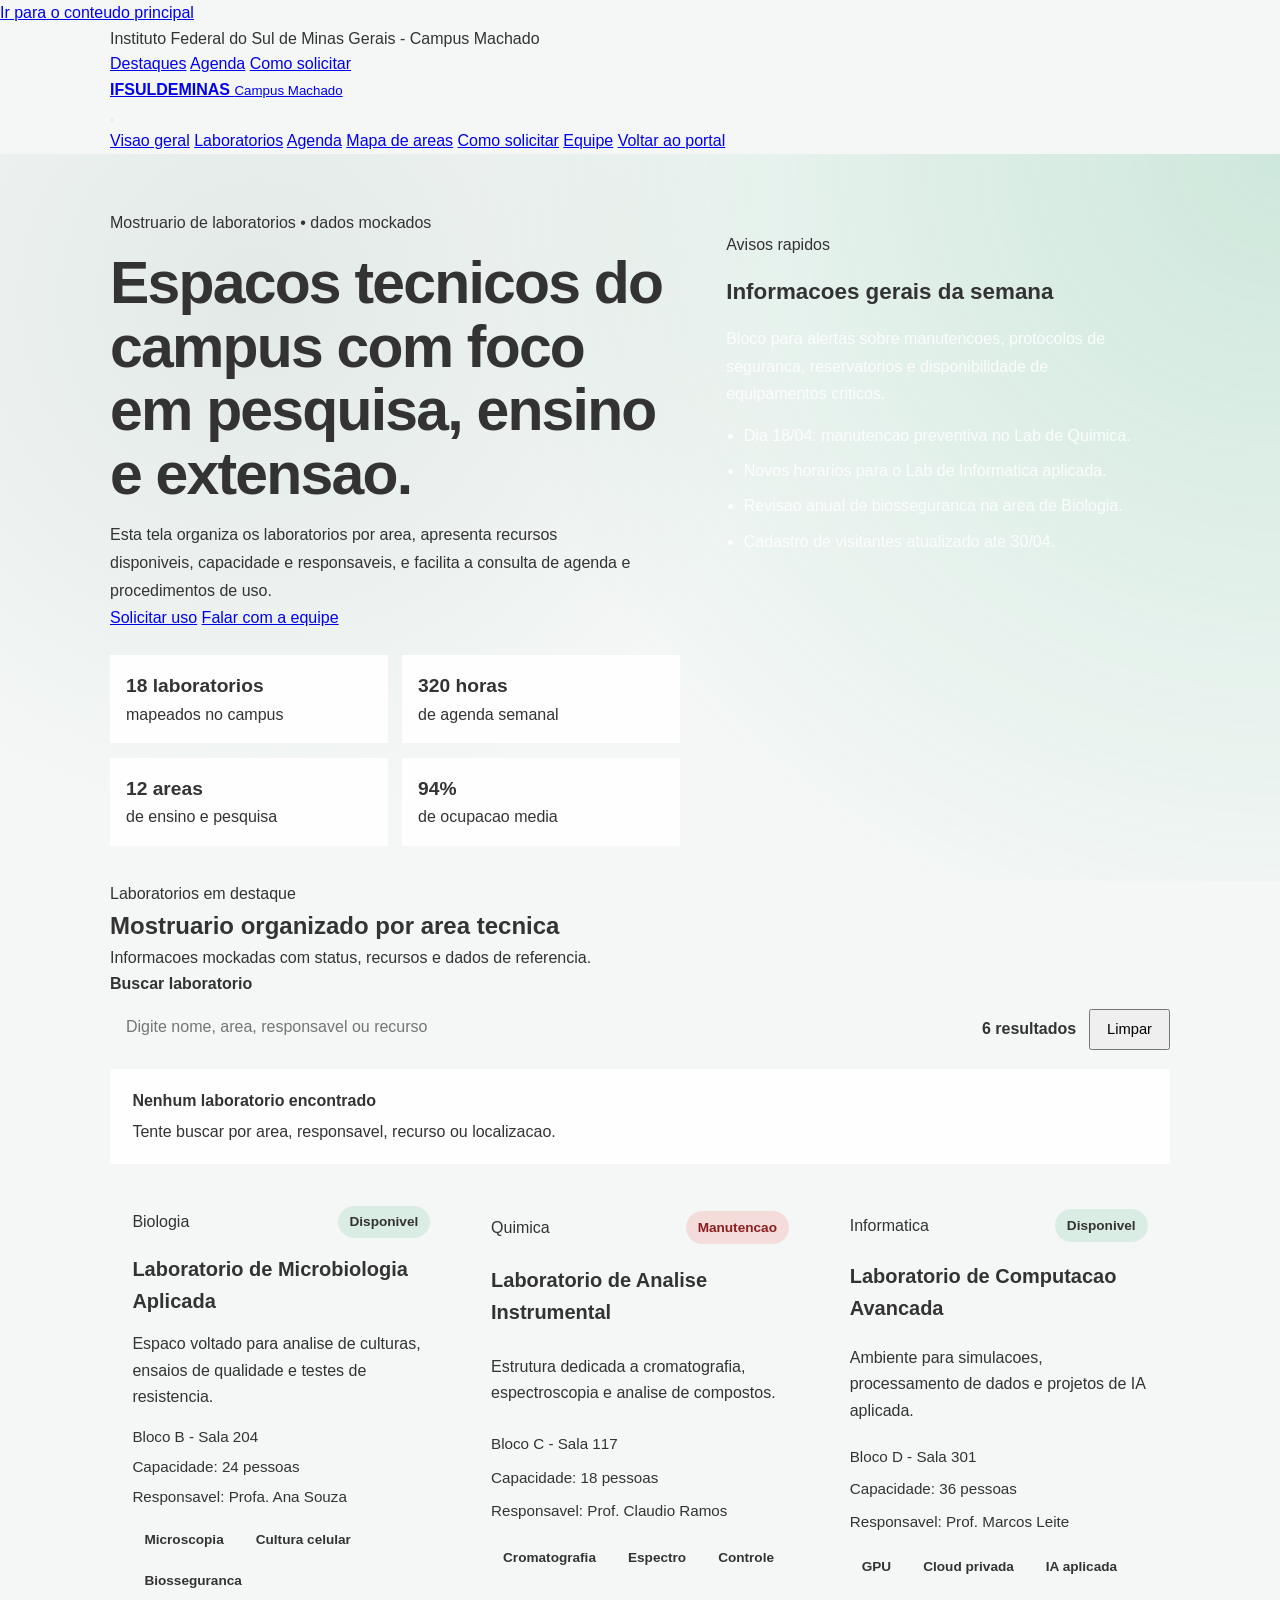
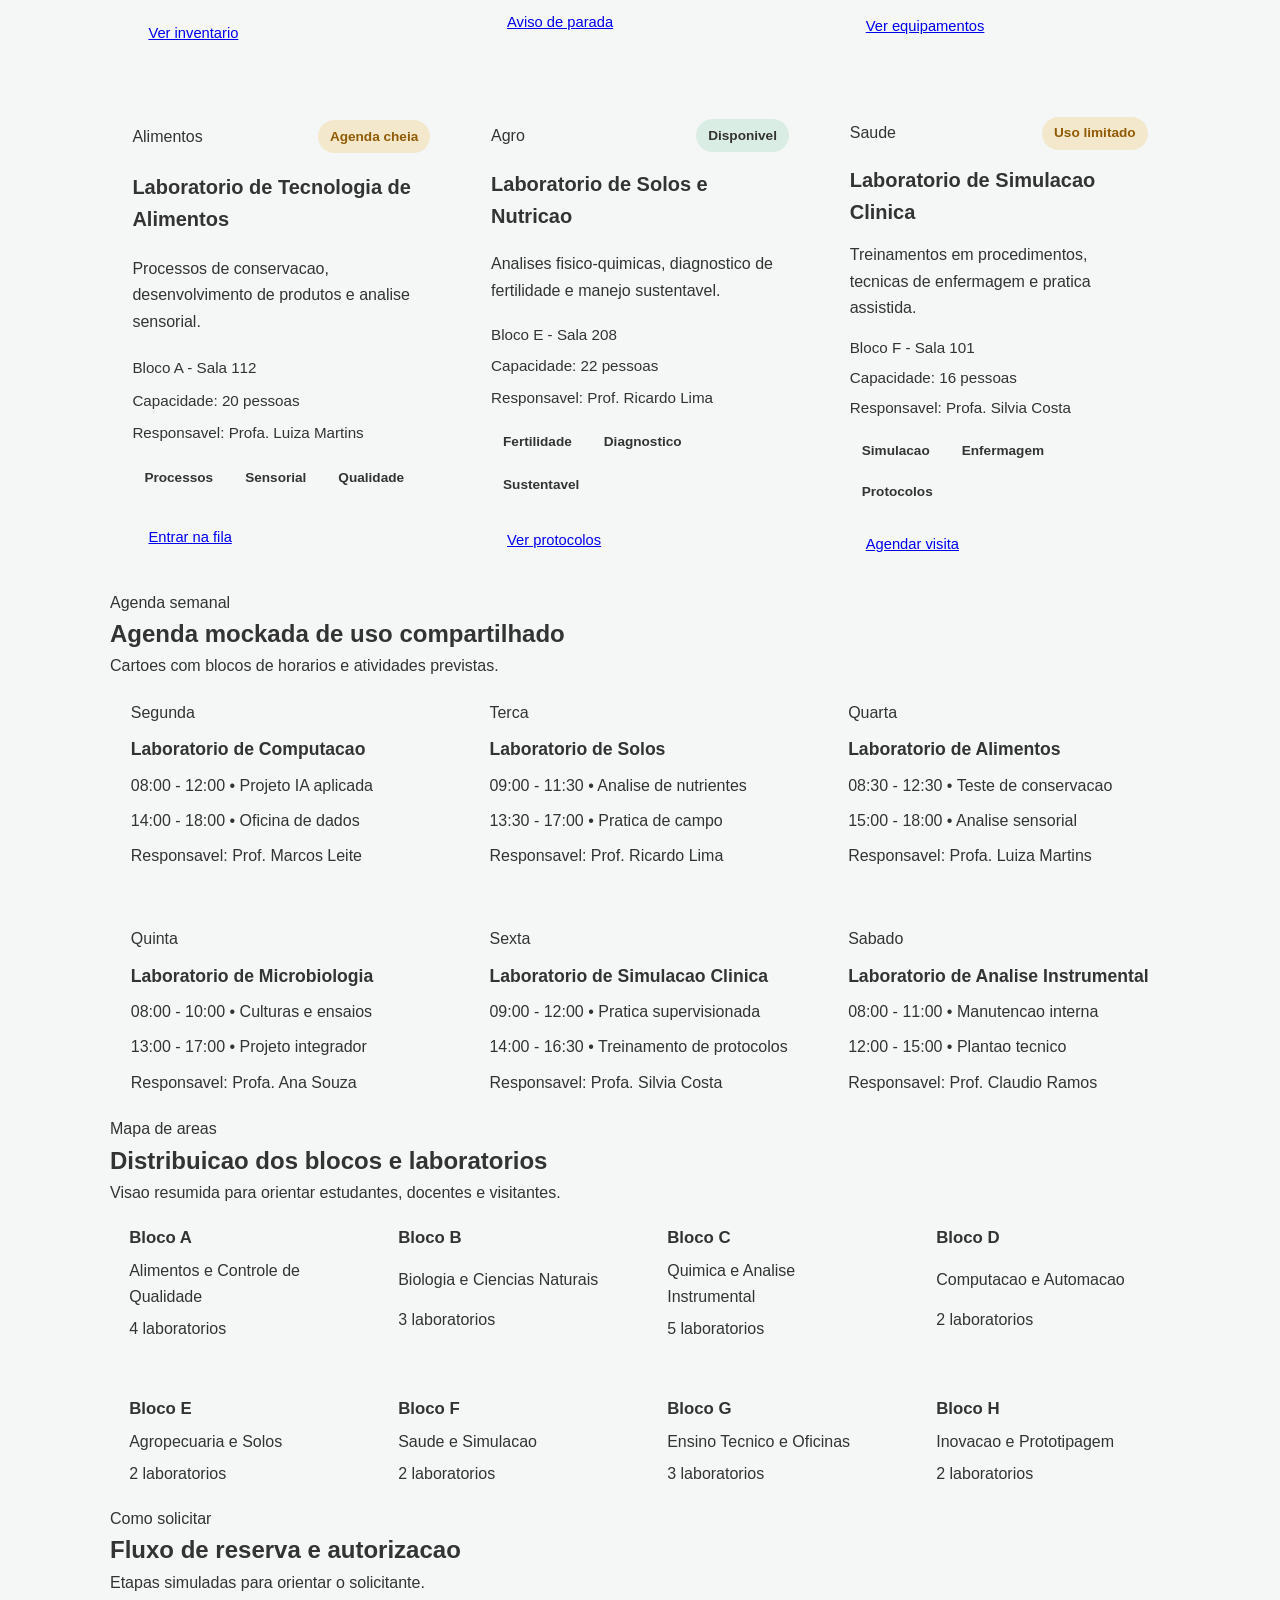
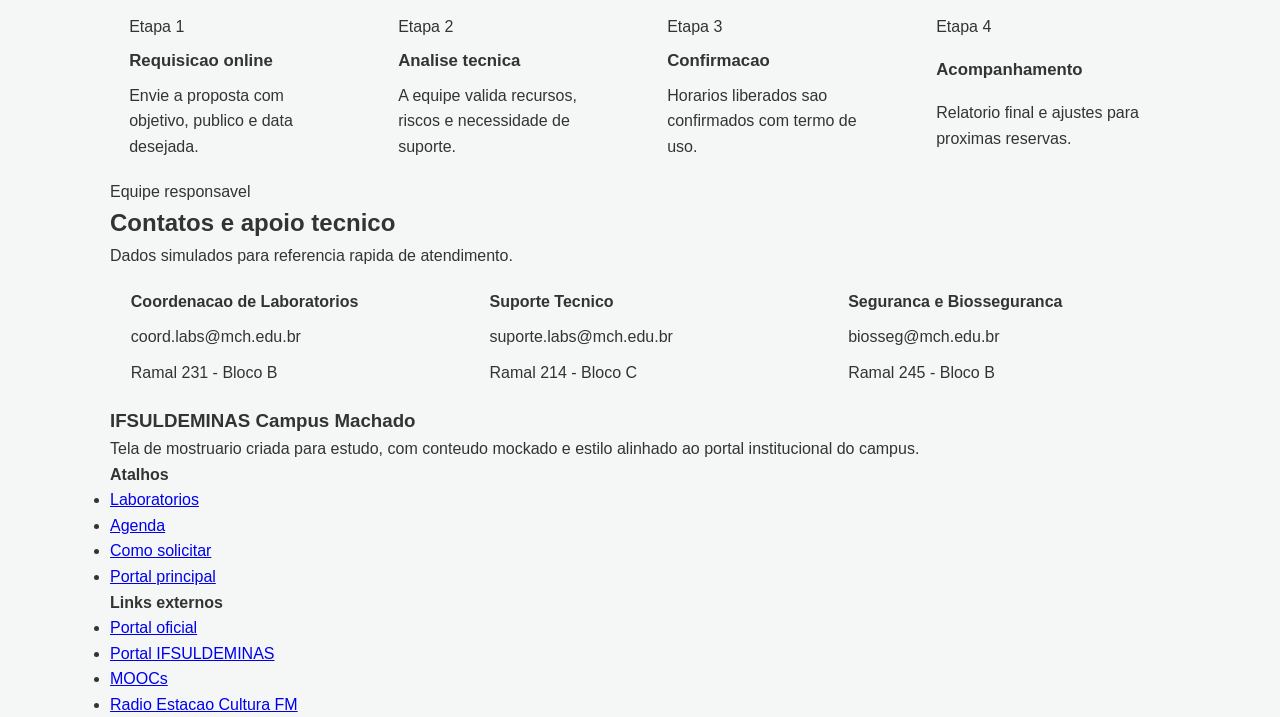
<file: Laboratorios/mostruario.html>
<!doctype html>
<html lang="pt-BR">
  <head>
    <meta charset="UTF-8" />
    <meta name="viewport" content="width=device-width, initial-scale=1.0" />
    <title>Mostruario de Laboratorios | IFSULDEMINAS Campus Machado</title>
    <meta
      name="description"
      content="Tela de mostruario de laboratorios do Campus Machado com informacoes mockadas e layout inspirado no portal institucional."
    />
    <link rel="preconnect" href="https://fonts.googleapis.com" />
    <link rel="preconnect" href="https://fonts.gstatic.com" crossorigin />
    <link
      href="https://fonts.googleapis.com/css2?family=Inter:wght@400;500;600;700;800&display=swap"
      rel="stylesheet"
    />
    <link rel="stylesheet" href="../styles.css" />
    <link rel="stylesheet" href="mostruario.css" />
  </head>
  <body>
    <a class="skip-link" href="#conteudo">Ir para o conteudo principal</a>

    <div class="topbar">
      <div class="container topbar-inner">
        <div class="topbar-brand">
          <span class="dot"></span>
          <span>Instituto Federal do Sul de Minas Gerais - Campus Machado</span>
        </div>
        <div class="topbar-links">
          <a href="#destaques">Destaques</a>
          <a href="#agenda">Agenda</a>
          <a href="#como-solicitar">Como solicitar</a>
        </div>
      </div>
    </div>

    <header class="site-header">
      <div class="container header-inner">
        <a
          class="logo"
          href="../index.html"
          aria-label="Voltar para o portal do Campus Machado"
        >
          <div class="logo-mark">
            <span></span><span></span><span></span><span></span><span></span>
          </div>
          <div class="logo-text">
            <strong>IFSULDEMINAS</strong>
            <small>Campus Machado</small>
          </div>
        </a>

        <button
          class="menu-toggle"
          id="menuToggle"
          aria-label="Abrir menu"
          aria-expanded="false"
        >
          <span></span><span></span><span></span>
        </button>

        <nav class="main-nav" id="mainNav">
          <a href="#visao-geral">Visao geral</a>
          <a href="#destaques">Laboratorios</a>
          <a href="#agenda">Agenda</a>
          <a href="#mapa">Mapa de areas</a>
          <a href="#como-solicitar">Como solicitar</a>
          <a href="#contatos">Equipe</a>
          <a class="nav-cta" href="../index.html">Voltar ao portal</a>
        </nav>
      </div>
    </header>

    <main id="conteudo">
      <section class="labs-hero" id="visao-geral">
        <div class="container labs-hero-grid">
          <div class="labs-hero-copy reveal visible">
            <div class="eyebrow">
              Mostruario de laboratorios • dados mockados
            </div>
            <h1>
              Espacos tecnicos do campus com foco em pesquisa, ensino e
              extensao.
            </h1>
            <p>
              Esta tela organiza os laboratorios por area, apresenta recursos
              disponiveis, capacidade e responsaveis, e facilita a consulta de
              agenda e procedimentos de uso.
            </p>

            <div class="hero-actions">
              <a class="btn btn-primary" href="#como-solicitar"
                >Solicitar uso</a
              >
              <a class="btn btn-secondary" href="#contatos"
                >Falar com a equipe</a
              >
            </div>

            <div class="labs-stats">
              <div>
                <strong>18 laboratorios</strong>
                <span>mapeados no campus</span>
              </div>
              <div>
                <strong>320 horas</strong>
                <span>de agenda semanal</span>
              </div>
              <div>
                <strong>12 areas</strong>
                <span>de ensino e pesquisa</span>
              </div>
              <div>
                <strong>94%</strong>
                <span>de ocupacao media</span>
              </div>
            </div>
          </div>

          <div class="labs-panel reveal card-soft">
            <span class="badge badge-green">Avisos rapidos</span>
            <h2>Informacoes gerais da semana</h2>
            <p>
              Bloco para alertas sobre manutencoes, protocolos de seguranca,
              reservatorios e disponibilidade de equipamentos criticos.
            </p>
            <ul>
              <li>Dia 18/04: manutencao preventiva no Lab de Quimica.</li>
              <li>Novos horarios para o Lab de Informatica aplicada.</li>
              <li>Revisao anual de biosseguranca na area de Biologia.</li>
              <li>Cadastro de visitantes atualizado ate 30/04.</li>
            </ul>
          </div>
        </div>
      </section>

      <section class="section" id="destaques">
        <div class="container">
          <div class="section-head reveal">
            <div>
              <span class="section-tag">Laboratorios em destaque</span>
              <h2>Mostruario organizado por area tecnica</h2>
              <p>
                Informacoes mockadas com status, recursos e dados de referencia.
              </p>
            </div>
          </div>

          <div class="lab-toolbar reveal" role="search">
            <div class="lab-search">
              <label class="lab-search-label" for="labSearch"
                >Buscar laboratorio</label
              >
              <input
                class="lab-search-input"
                type="search"
                id="labSearch"
                placeholder="Digite nome, area, responsavel ou recurso"
                autocomplete="off"
              />
            </div>
            <div class="lab-result" aria-live="polite">
              <span id="labCount">6 resultados</span>
              <button
                class="btn btn-secondary btn-small"
                type="button"
                id="labClear"
              >
                Limpar
              </button>
            </div>
          </div>

          <div class="lab-empty-state" id="labEmpty" hidden>
            <strong>Nenhum laboratorio encontrado</strong>
            <span
              >Tente buscar por area, responsavel, recurso ou localizacao.</span
            >
          </div>

          <div class="lab-grid">
            <article
              class="lab-card reveal"
              data-search="laboratorio de microbiologia aplicada biologia culturas ensaios qualidade resistencia bloco b sala 204 capacidade 24 responsavel profa ana souza microscopia cultura celular biosseguranca"
            >
              <div class="lab-card-top">
                <span class="badge">Biologia</span>
                <span class="status-badge status-open">Disponivel</span>
              </div>
              <h3>Laboratorio de Microbiologia Aplicada</h3>
              <p>
                Espaco voltado para analise de culturas, ensaios de qualidade e
                testes de resistencia.
              </p>
              <div class="lab-meta">
                <span>Bloco B - Sala 204</span>
                <span>Capacidade: 24 pessoas</span>
                <span>Responsavel: Profa. Ana Souza</span>
              </div>
              <div class="lab-tags">
                <span class="tag">Microscopia</span>
                <span class="tag">Cultura celular</span>
                <span class="tag">Biosseguranca</span>
              </div>
              <a class="btn btn-secondary btn-small" href="#">Ver inventario</a>
            </article>

            <article
              class="lab-card reveal"
              data-search="laboratorio de analise instrumental quimica cromatografia espectroscopia compostos bloco c sala 117 capacidade 18 responsavel prof claudio ramos espectro controle"
            >
              <div class="lab-card-top">
                <span class="badge">Quimica</span>
                <span class="status-badge status-maint">Manutencao</span>
              </div>
              <h3>Laboratorio de Analise Instrumental</h3>
              <p>
                Estrutura dedicada a cromatografia, espectroscopia e analise de
                compostos.
              </p>
              <div class="lab-meta">
                <span>Bloco C - Sala 117</span>
                <span>Capacidade: 18 pessoas</span>
                <span>Responsavel: Prof. Claudio Ramos</span>
              </div>
              <div class="lab-tags">
                <span class="tag">Cromatografia</span>
                <span class="tag">Espectro</span>
                <span class="tag">Controle</span>
              </div>
              <a class="btn btn-secondary btn-small" href="#"
                >Aviso de parada</a
              >
            </article>

            <article
              class="lab-card reveal"
              data-search="laboratorio de computacao avancada informatica simulacoes processamento dados ia aplicada bloco d sala 301 capacidade 36 responsavel prof marcos leite gpu cloud privada"
            >
              <div class="lab-card-top">
                <span class="badge">Informatica</span>
                <span class="status-badge status-open">Disponivel</span>
              </div>
              <h3>Laboratorio de Computacao Avancada</h3>
              <p>
                Ambiente para simulacoes, processamento de dados e projetos de
                IA aplicada.
              </p>
              <div class="lab-meta">
                <span>Bloco D - Sala 301</span>
                <span>Capacidade: 36 pessoas</span>
                <span>Responsavel: Prof. Marcos Leite</span>
              </div>
              <div class="lab-tags">
                <span class="tag">GPU</span>
                <span class="tag">Cloud privada</span>
                <span class="tag">IA aplicada</span>
              </div>
              <a class="btn btn-secondary btn-small" href="#"
                >Ver equipamentos</a
              >
            </article>

            <article
              class="lab-card reveal"
              data-search="laboratorio de tecnologia de alimentos alimentos conservacao desenvolvimento produtos analise sensorial bloco a sala 112 capacidade 20 responsavel profa luiza martins processos qualidade"
            >
              <div class="lab-card-top">
                <span class="badge">Alimentos</span>
                <span class="status-badge status-limited">Agenda cheia</span>
              </div>
              <h3>Laboratorio de Tecnologia de Alimentos</h3>
              <p>
                Processos de conservacao, desenvolvimento de produtos e analise
                sensorial.
              </p>
              <div class="lab-meta">
                <span>Bloco A - Sala 112</span>
                <span>Capacidade: 20 pessoas</span>
                <span>Responsavel: Profa. Luiza Martins</span>
              </div>
              <div class="lab-tags">
                <span class="tag">Processos</span>
                <span class="tag">Sensorial</span>
                <span class="tag">Qualidade</span>
              </div>
              <a class="btn btn-secondary btn-small" href="#">Entrar na fila</a>
            </article>

            <article
              class="lab-card reveal"
              data-search="laboratorio de solos e nutricao agro analises fisico quimicas fertilidade manejo sustentavel bloco e sala 208 capacidade 22 responsavel prof ricardo lima diagnostico"
            >
              <div class="lab-card-top">
                <span class="badge">Agro</span>
                <span class="status-badge status-open">Disponivel</span>
              </div>
              <h3>Laboratorio de Solos e Nutricao</h3>
              <p>
                Analises fisico-quimicas, diagnostico de fertilidade e manejo
                sustentavel.
              </p>
              <div class="lab-meta">
                <span>Bloco E - Sala 208</span>
                <span>Capacidade: 22 pessoas</span>
                <span>Responsavel: Prof. Ricardo Lima</span>
              </div>
              <div class="lab-tags">
                <span class="tag">Fertilidade</span>
                <span class="tag">Diagnostico</span>
                <span class="tag">Sustentavel</span>
              </div>
              <a class="btn btn-secondary btn-small" href="#">Ver protocolos</a>
            </article>

            <article
              class="lab-card reveal"
              data-search="laboratorio de simulacao clinica saude treinamentos procedimentos enfermagem pratica assistida bloco f sala 101 capacidade 16 responsavel profa silvia costa protocolos"
            >
              <div class="lab-card-top">
                <span class="badge">Saude</span>
                <span class="status-badge status-limited">Uso limitado</span>
              </div>
              <h3>Laboratorio de Simulacao Clinica</h3>
              <p>
                Treinamentos em procedimentos, tecnicas de enfermagem e pratica
                assistida.
              </p>
              <div class="lab-meta">
                <span>Bloco F - Sala 101</span>
                <span>Capacidade: 16 pessoas</span>
                <span>Responsavel: Profa. Silvia Costa</span>
              </div>
              <div class="lab-tags">
                <span class="tag">Simulacao</span>
                <span class="tag">Enfermagem</span>
                <span class="tag">Protocolos</span>
              </div>
              <a class="btn btn-secondary btn-small" href="#">Agendar visita</a>
            </article>
          </div>
        </div>
      </section>

      <section class="section alt" id="agenda">
        <div class="container">
          <div class="section-head reveal">
            <div>
              <span class="section-tag">Agenda semanal</span>
              <h2>Agenda mockada de uso compartilhado</h2>
              <p>Cartoes com blocos de horarios e atividades previstas.</p>
            </div>
          </div>

          <div class="agenda-grid">
            <article class="agenda-card reveal">
              <span class="badge">Segunda</span>
              <strong>Laboratorio de Computacao</strong>
              <span>08:00 - 12:00 • Projeto IA aplicada</span>
              <span>14:00 - 18:00 • Oficina de dados</span>
              <p>Responsavel: Prof. Marcos Leite</p>
            </article>

            <article class="agenda-card reveal">
              <span class="badge">Terca</span>
              <strong>Laboratorio de Solos</strong>
              <span>09:00 - 11:30 • Analise de nutrientes</span>
              <span>13:30 - 17:00 • Pratica de campo</span>
              <p>Responsavel: Prof. Ricardo Lima</p>
            </article>

            <article class="agenda-card reveal">
              <span class="badge">Quarta</span>
              <strong>Laboratorio de Alimentos</strong>
              <span>08:30 - 12:30 • Teste de conservacao</span>
              <span>15:00 - 18:00 • Analise sensorial</span>
              <p>Responsavel: Profa. Luiza Martins</p>
            </article>

            <article class="agenda-card reveal">
              <span class="badge">Quinta</span>
              <strong>Laboratorio de Microbiologia</strong>
              <span>08:00 - 10:00 • Culturas e ensaios</span>
              <span>13:00 - 17:00 • Projeto integrador</span>
              <p>Responsavel: Profa. Ana Souza</p>
            </article>

            <article class="agenda-card reveal">
              <span class="badge">Sexta</span>
              <strong>Laboratorio de Simulacao Clinica</strong>
              <span>09:00 - 12:00 • Pratica supervisionada</span>
              <span>14:00 - 16:30 • Treinamento de protocolos</span>
              <p>Responsavel: Profa. Silvia Costa</p>
            </article>

            <article class="agenda-card reveal">
              <span class="badge">Sabado</span>
              <strong>Laboratorio de Analise Instrumental</strong>
              <span>08:00 - 11:00 • Manutencao interna</span>
              <span>12:00 - 15:00 • Plantao tecnico</span>
              <p>Responsavel: Prof. Claudio Ramos</p>
            </article>
          </div>
        </div>
      </section>

      <section class="section" id="mapa">
        <div class="container">
          <div class="section-head reveal">
            <div>
              <span class="section-tag">Mapa de areas</span>
              <h2>Distribuicao dos blocos e laboratorios</h2>
              <p>
                Visao resumida para orientar estudantes, docentes e visitantes.
              </p>
            </div>
          </div>

          <div class="area-grid">
            <article class="area-card reveal">
              <strong>Bloco A</strong>
              <span>Alimentos e Controle de Qualidade</span>
              <span>4 laboratorios</span>
            </article>
            <article class="area-card reveal">
              <strong>Bloco B</strong>
              <span>Biologia e Ciencias Naturais</span>
              <span>3 laboratorios</span>
            </article>
            <article class="area-card reveal">
              <strong>Bloco C</strong>
              <span>Quimica e Analise Instrumental</span>
              <span>5 laboratorios</span>
            </article>
            <article class="area-card reveal">
              <strong>Bloco D</strong>
              <span>Computacao e Automacao</span>
              <span>2 laboratorios</span>
            </article>
            <article class="area-card reveal">
              <strong>Bloco E</strong>
              <span>Agropecuaria e Solos</span>
              <span>2 laboratorios</span>
            </article>
            <article class="area-card reveal">
              <strong>Bloco F</strong>
              <span>Saude e Simulacao</span>
              <span>2 laboratorios</span>
            </article>
            <article class="area-card reveal">
              <strong>Bloco G</strong>
              <span>Ensino Tecnico e Oficinas</span>
              <span>3 laboratorios</span>
            </article>
            <article class="area-card reveal">
              <strong>Bloco H</strong>
              <span>Inovacao e Prototipagem</span>
              <span>2 laboratorios</span>
            </article>
          </div>
        </div>
      </section>

      <section class="section alt" id="como-solicitar">
        <div class="container">
          <div class="section-head reveal">
            <div>
              <span class="section-tag">Como solicitar</span>
              <h2>Fluxo de reserva e autorizacao</h2>
              <p>Etapas simuladas para orientar o solicitante.</p>
            </div>
          </div>

          <div class="steps-grid">
            <article class="step-card reveal">
              <span class="badge">Etapa 1</span>
              <strong>Requisicao online</strong>
              <p>Envie a proposta com objetivo, publico e data desejada.</p>
            </article>
            <article class="step-card reveal">
              <span class="badge">Etapa 2</span>
              <strong>Analise tecnica</strong>
              <p>A equipe valida recursos, riscos e necessidade de suporte.</p>
            </article>
            <article class="step-card reveal">
              <span class="badge">Etapa 3</span>
              <strong>Confirmacao</strong>
              <p>Horarios liberados sao confirmados com termo de uso.</p>
            </article>
            <article class="step-card reveal">
              <span class="badge">Etapa 4</span>
              <strong>Acompanhamento</strong>
              <p>Relatorio final e ajustes para proximas reservas.</p>
            </article>
          </div>
        </div>
      </section>

      <section class="section" id="contatos">
        <div class="container">
          <div class="section-head reveal">
            <div>
              <span class="section-tag">Equipe responsavel</span>
              <h2>Contatos e apoio tecnico</h2>
              <p>Dados simulados para referencia rapida de atendimento.</p>
            </div>
          </div>

          <div class="team-grid">
            <article class="team-card reveal">
              <strong>Coordenacao de Laboratorios</strong>
              <span>coord.labs@mch.edu.br</span>
              <span>Ramal 231 - Bloco B</span>
            </article>
            <article class="team-card reveal">
              <strong>Suporte Tecnico</strong>
              <span>suporte.labs@mch.edu.br</span>
              <span>Ramal 214 - Bloco C</span>
            </article>
            <article class="team-card reveal">
              <strong>Seguranca e Biosseguranca</strong>
              <span>biosseg@mch.edu.br</span>
              <span>Ramal 245 - Bloco B</span>
            </article>
          </div>
        </div>
      </section>
    </main>

    <footer class="site-footer">
      <div class="container footer-grid">
        <div class="footer-brand">
          <h3>IFSULDEMINAS Campus Machado</h3>
          <p>
            Tela de mostruario criada para estudo, com conteudo mockado e estilo
            alinhado ao portal institucional do campus.
          </p>
        </div>

        <div>
          <h4>Atalhos</h4>
          <ul>
            <li><a href="#destaques">Laboratorios</a></li>
            <li><a href="#agenda">Agenda</a></li>
            <li><a href="#como-solicitar">Como solicitar</a></li>
            <li><a href="../index.html">Portal principal</a></li>
          </ul>
        </div>

        <div>
          <h4>Links externos</h4>
          <ul>
            <li>
              <a
                href="https://portal.mch.ifsuldeminas.edu.br/"
                target="_blank"
                rel="noopener noreferrer"
                >Portal oficial</a
              >
            </li>
            <li>
              <a
                href="https://portal.ifsuldeminas.edu.br"
                target="_blank"
                rel="noopener noreferrer"
                >Portal IFSULDEMINAS</a
              >
            </li>
            <li>
              <a
                href="https://mooc.mch.ifsuldeminas.edu.br"
                target="_blank"
                rel="noopener noreferrer"
                >MOOCs</a
              >
            </li>
            <li>
              <a
                href="https://estacaocultura.radio.br"
                target="_blank"
                rel="noopener noreferrer"
                >Radio Estacao Cultura FM</a
              >
            </li>
          </ul>
        </div>
      </div>
    </footer>

    <script src="../script.js"></script>
    <script src="mostruario.js"></script>
  </body>
</html>
</file>
<file: styles.css>
* {
    margin: 0;
    padding: 0;
    box-sizing: border-box;
    font-family: 'Segoe UI', Tahoma, Geneva, Verdana, sans-serif;
}

body {
    background-color: #f4f7f6;
    color: #333;
    line-height: 1.6;
}

.container {
    max-width: 1100px;
    margin: 0 auto;
    padding: 0 20px;
}

.header {
    background-color: #0056b3;
    color: #eee;
    padding: 40px 0;
    text-align: center;
}

.header h1 {
    font-size: 2.5rem;
    margin-bottom: 10px;
}

.search-section {
    margin: 30px 0;
    display: flex;
    justify-content: center;
}

#searchInput {
    width: 100%;
    max-width: 600px;
    padding: 12px 20px;
    font-size: 1rem;
    border: 1px solid #ccc;
    border-radius: 25px;
    outline: none;
    transition: border-color 0.3s;
}

#searchInput:focus {
    border-color: #0056b3;
}

.groups-grid {
    display: grid;
    grid-template-columns: repeat(auto-fit, minmax(300px, 1fr));
    gap: 20px;
    margin-bottom: 50px;
}

.card {
    background: #fff;
    border-radius: 8px;
    padding: 20px;
    box-shadow: 0 4px 6px rgba(0,0,0,0.05);
    transition: transform 0.2s, box-shadow 0.2s;
    border-top: 4px solid #0056b3;
}

.card:hover {
    transform: translateY(-5px);
    box-shadow: 0 8px 15px rgba(0,0,0,0.1);
}

.card h3 {
    color: #0056b3;
    margin-bottom: 10px;
}

.card .area {
    display: inline-block;
    background: #e2e8f0;
    color: #4a5568;
    padding: 4px 10px;
    border-radius: 15px;
    font-size: 0.85rem;
    margin-bottom: 15px;
    font-weight: bold;
}

.card p {
    font-size: 0.95rem;
    margin-bottom: 20px;
    color: #555;
}

.card button {
    background-color: #0056b3;
    color: white;
    border: none;
    padding: 10px 15px;
    border-radius: 5px;
    cursor: pointer;
    width: 100%;
    font-size: 1rem;
    transition: background 0.3s;
}

.card button:hover {
    background-color: #004494;
}

.footer {
    text-align: center;
    padding: 20px 0;
    background-color: #333;
    color: #fff;
    margin-top: auto; 
}
</file>
<file: computer-day/style.css>
:root {
    --bg-primary: #0a0a0a;
    --bg-secondary: #141414;
    --text-main: #f3f4f6;
    --text-muted: #9ca3af;
    --accent-primary: #10b981; /* IFSULDEMINAS Green ish */
    --accent-secondary: #8b5cf6;
    --accent-gradient: linear-gradient(135deg, #10b981 0%, #3b82f6 100%);
    --card-bg: rgba(255, 255, 255, 0.03);
    --border-glow: rgba(16, 185, 129, 0.2);
}

* {
    margin: 0;
    padding: 0;
    box-sizing: border-box;
    scroll-behavior: smooth;
}

body {
    font-family: 'Inter', sans-serif;
    background-color: var(--bg-primary);
    color: var(--text-main);
    overflow-x: hidden;
}

h1, h2, h3, h4, .logo {
    font-family: 'Outfit', sans-serif;
}


#scroll-progress {
    position: fixed;
    top: 0;
    left: 0;
    width: 0%;
    height: 4px;
    background: var(--accent-gradient);
    z-index: 1001;
    transition: width 0.1s ease-out;
}

/* Melhoria de Acessibilidade: Foco visível para navegação via teclado */
a:focus, button:focus {
    outline: 2px solid var(--accent-primary);
    outline-offset: 4px;
}

/* Efeito de Vidro (Glassmorphism) na Navbar ao scrollar */
.navbar.scrolled {
    border-bottom: 1px solid rgba(255, 255, 255, 0.1);
}

/* Otimização de Imagens/Cards para não "pularem" no carregamento */
.reveal {
    will-change: transform, opacity;
}
/* Navbar */
.navbar {
    position: fixed;
    top: 0;
    width: 100%;
    padding: 1.5rem 5%;
    display: flex;
    justify-content: space-between;
    align-items: center;
    z-index: 1000;
    background: transparent;
    transition: all 0.3s ease;
}

.navbar.scrolled {
    background: rgba(10, 10, 10, 0.8);
    backdrop-filter: blur(10px);
    box-shadow: 0 4px 30px rgba(0, 0, 0, 0.5);
    padding: 1rem 5%;
}

.logo {
    font-size: 1.5rem;
    font-weight: 900;
    letter-spacing: -0.5px;
}

.logo .highlight {
    color: var(--accent-primary);
}

.nav-links {
    list-style: none;
    display: flex;
    gap: 2rem;
}

.nav-links a {
    color: var(--text-main);
    text-decoration: none;
    font-size: 0.95rem;
    font-weight: 600;
    transition: color 0.3s ease;
    position: relative;
}

.nav-links a::after {
    content: '';
    position: absolute;
    width: 0;
    height: 2px;
    bottom: -4px;
    left: 0;
    background: var(--accent-gradient);
    transition: width 0.3s ease;
}

.nav-links a:hover {
    color: var(--accent-primary);
}

.nav-links a:hover::after {
    width: 100%;
}

/* Hero Section */
.hero {
    min-height: 100vh;
    display: flex;
    align-items: center;
    justify-content: center;
    position: relative;
    padding: 0 5%;
    overflow: hidden;
}

.hero-content {
    position: relative;
    z-index: 10;
    text-align: center;
    max-width: 800px;
}

.subtitle {
    font-size: 1.1rem;
    color: var(--accent-primary);
    font-weight: 600;
    text-transform: uppercase;
    letter-spacing: 2px;
    margin-bottom: 1rem;
}

.title {
    font-size: 4.5rem;
    line-height: 1.1;
    margin-bottom: 1.5rem;
}

.gradient-text {
    background: var(--accent-gradient);
    background-clip: text;
    -webkit-background-clip: text;
    -webkit-text-fill-color: transparent;
}

.description {
    font-size: 1.2rem;
    color: var(--text-muted);
    margin-bottom: 2.5rem;
    line-height: 1.6;
}

.cta-button {
    display: inline-block;
    padding: 1rem 2.5rem;
    background: var(--accent-gradient);
    color: #fff;
    text-decoration: none;
    border-radius: 50px;
    font-weight: 700;
    font-size: 1.1rem;
    transition: transform 0.3s ease, box-shadow 0.3s ease;
    border: none;
    cursor: pointer;
}

.cta-button:hover {
    transform: translateY(-3px);
    box-shadow: 0 10px 20px rgba(16, 185, 129, 0.3);
}

.hero-bg-shapes {
    position: absolute;
    top: 0;
    left: 0;
    width: 100%;
    height: 100%;
    z-index: 1;
    pointer-events: none;
}

.shape {
    position: absolute;
    border-radius: 50%;
    filter: blur(100px);
}

.shape-1 {
    width: 500px;
    height: 500px;
    background: rgba(16, 185, 129, 0.15);
    top: -100px;
    right: -100px;
}

.shape-2 {
    width: 400px;
    height: 400px;
    background: rgba(59, 130, 246, 0.15);
    bottom: -100px;
    left: -100px;
}

/* Base sections */
.section {
    padding: 6rem 5%;
}

.section-title {
    font-size: 2.5rem;
    margin-bottom: 3rem;
    text-align: center;
    position: relative;
    padding-bottom: 1rem;
}

.section-title::after {
    content: '';
    position: absolute;
    width: 60px;
    height: 3px;
    background: var(--accent-gradient);
    bottom: 0;
    left: 50%;
    transform: translateX(-50%);
    border-radius: 2px;
}

/* About Grid */
.about-grid {
    display: grid;
    grid-template-columns: repeat(auto-fit, minmax(300px, 1fr));
    gap: 2rem;
}

.about-card {
    background: var(--card-bg);
    border: 1px solid rgba(255, 255, 255, 0.05);
    padding: 2rem;
    border-radius: 16px;
    backdrop-filter: blur(10px);
    transition: transform 0.3s ease, border-color 0.3s ease;
}

.about-card:hover {
    transform: translateY(-5px);
    border-color: var(--accent-primary);
}

.about-card h3 {
    font-size: 1.5rem;
    margin-bottom: 1rem;
    color: var(--accent-primary);
}

.about-card p {
    color: var(--text-muted);
    line-height: 1.6;
}

/* Topics Container */
.topics-container {
    display: grid;
    grid-template-columns: repeat(auto-fit, minmax(220px, 1fr));
    gap: 1.5rem;
}

.topic-item {
    background: var(--bg-secondary);
    padding: 2rem;
    border-radius: 16px;
    text-align: center;
    transition: all 0.4s ease;
    border-bottom: 3px solid transparent;
}

.topic-item:hover {
    background: var(--card-bg);
    transform: translateY(-10px);
    border-bottom: 3px solid var(--accent-primary);
    box-shadow: 0 10px 30px rgba(0, 0, 0, 0.5);
}

.topic-icon {
    font-size: 3rem;
    margin-bottom: 1rem;
}

.topic-item h4 {
    font-size: 1.2rem;
    margin-bottom: 0.5rem;
}

.topic-item p {
    color: var(--text-muted);
    font-size: 0.9rem;
}

/* Activities list */
.interactive-bg {
    background: linear-gradient(180deg, var(--bg-primary) 0%, #0d121c 100%);
}

.activities-list {
    max-width: 800px;
    margin: 0 auto;
    display: flex;
    flex-direction: column;
    gap: 1.5rem;
}

.activity-row {
    display: flex;
    align-items: center;
    background: rgba(255, 255, 255, 0.02);
    padding: 1.5rem;
    border-radius: 12px;
    border-left: 4px solid var(--accent-secondary);
    transition: background 0.3s ease;
}

.activity-row:hover {
    background: rgba(255, 255, 255, 0.05);
}

.activity-type {
    font-weight: 700;
    font-size: 1.2rem;
    min-width: 250px;
    color: #fff;
}

.activity-desc {
    color: var(--text-muted);
    line-height: 1.5;
}

/* Timeline */
.timeline {
    max-width: 800px;
    margin: 0 auto;
    border-left: 2px solid rgba(255, 255, 255, 0.1);
    padding-left: 2rem;
}

.timeline-item {
    position: relative;
    margin-bottom: 3rem;
}

.timeline-item::before {
    content: '';
    position: absolute;
    width: 16px;
    height: 16px;
    background: var(--bg-primary);
    border: 3px solid var(--accent-primary);
    border-radius: 50%;
    left: -2.6rem;
    top: 5px;
}

.timeline-item.highlight-item::before {
    border-color: #3b82f6;
    background: #3b82f6;
    box-shadow: 0 0 10px #3b82f6;
}

.year {
    font-weight: 800;
    font-size: 1.3rem;
    color: var(--accent-primary);
    margin-bottom: 0.5rem;
}

.highlight-item .year {
    color: #3b82f6;
    font-size: 1.5rem;
}

.timeline-item p {
    color: var(--text-muted);
    line-height: 1.6;
}

/* Footer */
footer {
    background: var(--bg-secondary);
    padding: 2rem;
    text-align: center;
    color: var(--text-muted);
    font-size: 0.9rem;
    border-top: 1px solid rgba(255, 255, 255, 0.05);
}

/* Scroll Animations */
.reveal {
    opacity: 0;
    transform: translateY(40px);
    transition: all 0.8s ease-out;
}

.reveal.active {
    opacity: 1;
    transform: translateY(0);
}

/* Responsive */
@media (max-width: 768px) {
    .title { font-size: 3rem; }
    .nav-links { display: none; }
    .activity-row {
        flex-direction: column;
        align-items: flex-start;
        gap: 1rem;
    }
}

/* Inscrição Section */
.inscricao-bg {
    background: linear-gradient(135deg, rgba(16, 185, 129, 0.1) 0%, rgba(139, 92, 246, 0.05) 100%);
}

.inscricao-content {
    text-align: center;
    max-width: 700px;
    margin: 0 auto;
}

.inscricao-subtitle {
    font-size: 1.1rem;
    color: var(--text-muted);
    margin-bottom: 3rem;
}

.inscricao-info {
    display: grid;
    grid-template-columns: repeat(auto-fit, minmax(200px, 1fr));
    gap: 2rem;
    margin-bottom: 2.5rem;
}

.info-card {
    background: var(--card-bg);
    padding: 2rem;
    border-radius: 12px;
    border: 1px solid rgba(16, 185, 129, 0.2);
    transition: all 0.3s ease;
}

.info-card:hover {
    background: rgba(16, 185, 129, 0.1);
    border-color: var(--accent-primary);
    transform: translateY(-5px);
}

.info-card h4 {
    font-size: 1.2rem;
    margin-bottom: 0.8rem;
    color: var(--accent-primary);
}

.info-card p {
    color: var(--text-muted);
    font-size: 0.95rem;
}

.inscricao-btn {
    font-size: 1.1rem;
    padding: 1rem 2.5rem;
}

.inscricao-btn:hover {
    transform: translateY(-3px);
    box-shadow: 0 10px 25px rgba(16, 185, 129, 0.3);
}
</file>
<file: Laboratorios/mostruario.css>
.labs-hero {
  padding: 3.5rem 0 2.2rem;
  position: relative;
  overflow: hidden;
}

.labs-hero::before {
  content: "";
  position: absolute;
  inset: 0;
  background: radial-gradient(circle at top right, rgba(33, 163, 102, 0.18), transparent 55%),
    radial-gradient(circle at 20% 20%, rgba(11, 74, 46, 0.08), transparent 45%);
  pointer-events: none;
}

.labs-hero-grid {
  display: grid;
  grid-template-columns: 1.1fr 0.9fr;
  gap: 1.5rem;
  position: relative;
  z-index: 1;
  align-items: start;
}

.labs-hero h1 {
  margin: 1rem 0 1rem;
  font-size: clamp(2.1rem, 4.6vw, 3.8rem);
  line-height: 1.08;
  letter-spacing: -0.03em;
}

.labs-hero p {
  margin: 0;
  color: var(--muted);
  line-height: 1.75;
  max-width: 60ch;
}

.labs-stats {
  margin-top: 1.5rem;
  display: grid;
  grid-template-columns: repeat(2, 1fr);
  gap: 0.9rem;
}

.labs-stats div {
  padding: 1rem;
  background: rgba(255, 255, 255, 0.92);
  border: 1px solid var(--line);
  border-radius: var(--radius-md);
  box-shadow: var(--shadow);
}

.labs-stats strong {
  display: block;
  color: var(--green-900);
  font-size: 1.2rem;
}

.labs-panel {
  padding: 1.4rem;
  display: grid;
  gap: 1rem;
  background: linear-gradient(135deg, var(--green-900), var(--green-700));
  color: var(--white);
}

.labs-panel h2 {
  margin: 0;
  font-size: 1.4rem;
}

.labs-panel p {
  margin: 0;
  color: rgba(255, 255, 255, 0.88);
  line-height: 1.7;
}

.labs-panel ul {
  margin: 0;
  padding-left: 1.1rem;
  color: rgba(255, 255, 255, 0.88);
  display: grid;
  gap: 0.6rem;
}

.lab-grid,
.agenda-grid,
.area-grid,
.steps-grid,
.team-grid {
  display: grid;
  gap: 1rem;
}

.lab-grid {
  grid-template-columns: repeat(3, 1fr);
}

.lab-toolbar {
  display: flex;
  align-items: flex-end;
  justify-content: space-between;
  gap: 1rem;
  margin-bottom: 1.2rem;
  flex-wrap: wrap;
}

.lab-search {
  flex: 1 1 360px;
  display: grid;
  gap: 0.5rem;
}

.lab-search-label {
  font-weight: 700;
  color: var(--green-900);
}

.lab-search-input {
  width: 100%;
  padding: 0.85rem 1rem;
  border-radius: 999px;
  border: 1px solid var(--line);
  background: var(--white);
  font-size: 1rem;
  box-shadow: var(--shadow);
}

.lab-search-input:focus {
  outline: 2px solid rgba(33, 163, 102, 0.25);
  outline-offset: 2px;
}

.lab-result {
  display: flex;
  align-items: center;
  gap: 0.8rem;
  color: var(--muted);
  font-weight: 600;
}

.lab-empty-state {
  padding: 1.2rem 1.4rem;
  border-radius: var(--radius-md);
  border: 1px dashed var(--line);
  background: rgba(255, 255, 255, 0.9);
  color: var(--muted);
  display: grid;
  gap: 0.35rem;
  margin-bottom: 1.2rem;
}

.lab-card {
  padding: 1.4rem;
  display: grid;
  gap: 0.9rem;
}

.lab-card-top {
  display: flex;
  justify-content: space-between;
  align-items: center;
  gap: 0.8rem;
  flex-wrap: wrap;
}

.lab-card h3 {
  margin: 0;
  font-size: 1.25rem;
}

.lab-card p {
  margin: 0;
  color: var(--muted);
  line-height: 1.65;
}

.status-badge {
  padding: 0.35rem 0.75rem;
  border-radius: 999px;
  font-weight: 700;
  font-size: 0.85rem;
}

.status-open {
  background: rgba(33, 163, 102, 0.12);
  color: var(--green-900);
}

.status-limited {
  background: rgba(245, 158, 11, 0.18);
  color: #8f5b05;
}

.status-maint {
  background: rgba(239, 68, 68, 0.15);
  color: #8a1d1d;
}

.lab-meta {
  display: grid;
  gap: 0.35rem;
  color: var(--muted);
  font-size: 0.95rem;
}

.lab-tags {
  display: flex;
  flex-wrap: wrap;
  gap: 0.5rem;
}

.tag {
  padding: 0.35rem 0.75rem;
  border-radius: 999px;
  background: var(--green-50);
  color: var(--green-900);
  font-size: 0.85rem;
  font-weight: 600;
}

.btn-small {
  padding: 0.65rem 1rem;
  font-size: 0.92rem;
}

.agenda-grid {
  grid-template-columns: repeat(3, 1fr);
}

.agenda-card {
  padding: 1.3rem;
  display: grid;
  gap: 0.6rem;
}

.agenda-card strong {
  font-size: 1.1rem;
}

.agenda-card span,
.agenda-card p {
  color: var(--muted);
  margin: 0;
}

.area-grid {
  grid-template-columns: repeat(4, 1fr);
}

.area-card {
  padding: 1.2rem;
  display: grid;
  gap: 0.4rem;
}

.area-card strong {
  font-size: 1.05rem;
}

.area-card span {
  color: var(--muted);
}

.steps-grid {
  grid-template-columns: repeat(4, 1fr);
}

.step-card {
  padding: 1.2rem;
  display: grid;
  gap: 0.5rem;
}

.step-card strong {
  font-size: 1.05rem;
}

.step-card p {
  margin: 0;
  color: var(--muted);
  line-height: 1.6;
}

.team-grid {
  grid-template-columns: repeat(3, 1fr);
}

.team-card {
  padding: 1.3rem;
  display: grid;
  gap: 0.6rem;
}

.team-card span,
.team-card a {
  color: var(--muted);
}

@media (max-width: 1100px) {
  .labs-hero-grid {
    grid-template-columns: 1fr;
  }

  .lab-grid,
  .agenda-grid,
  .area-grid,
  .steps-grid,
  .team-grid {
    grid-template-columns: repeat(2, 1fr);
  }

  .lab-result {
    width: 100%;
    justify-content: space-between;
  }
}

@media (max-width: 560px) {
  .lab-grid,
  .agenda-grid,
  .area-grid,
  .steps-grid,
  .team-grid {
    grid-template-columns: 1fr;
  }
}
</file>
